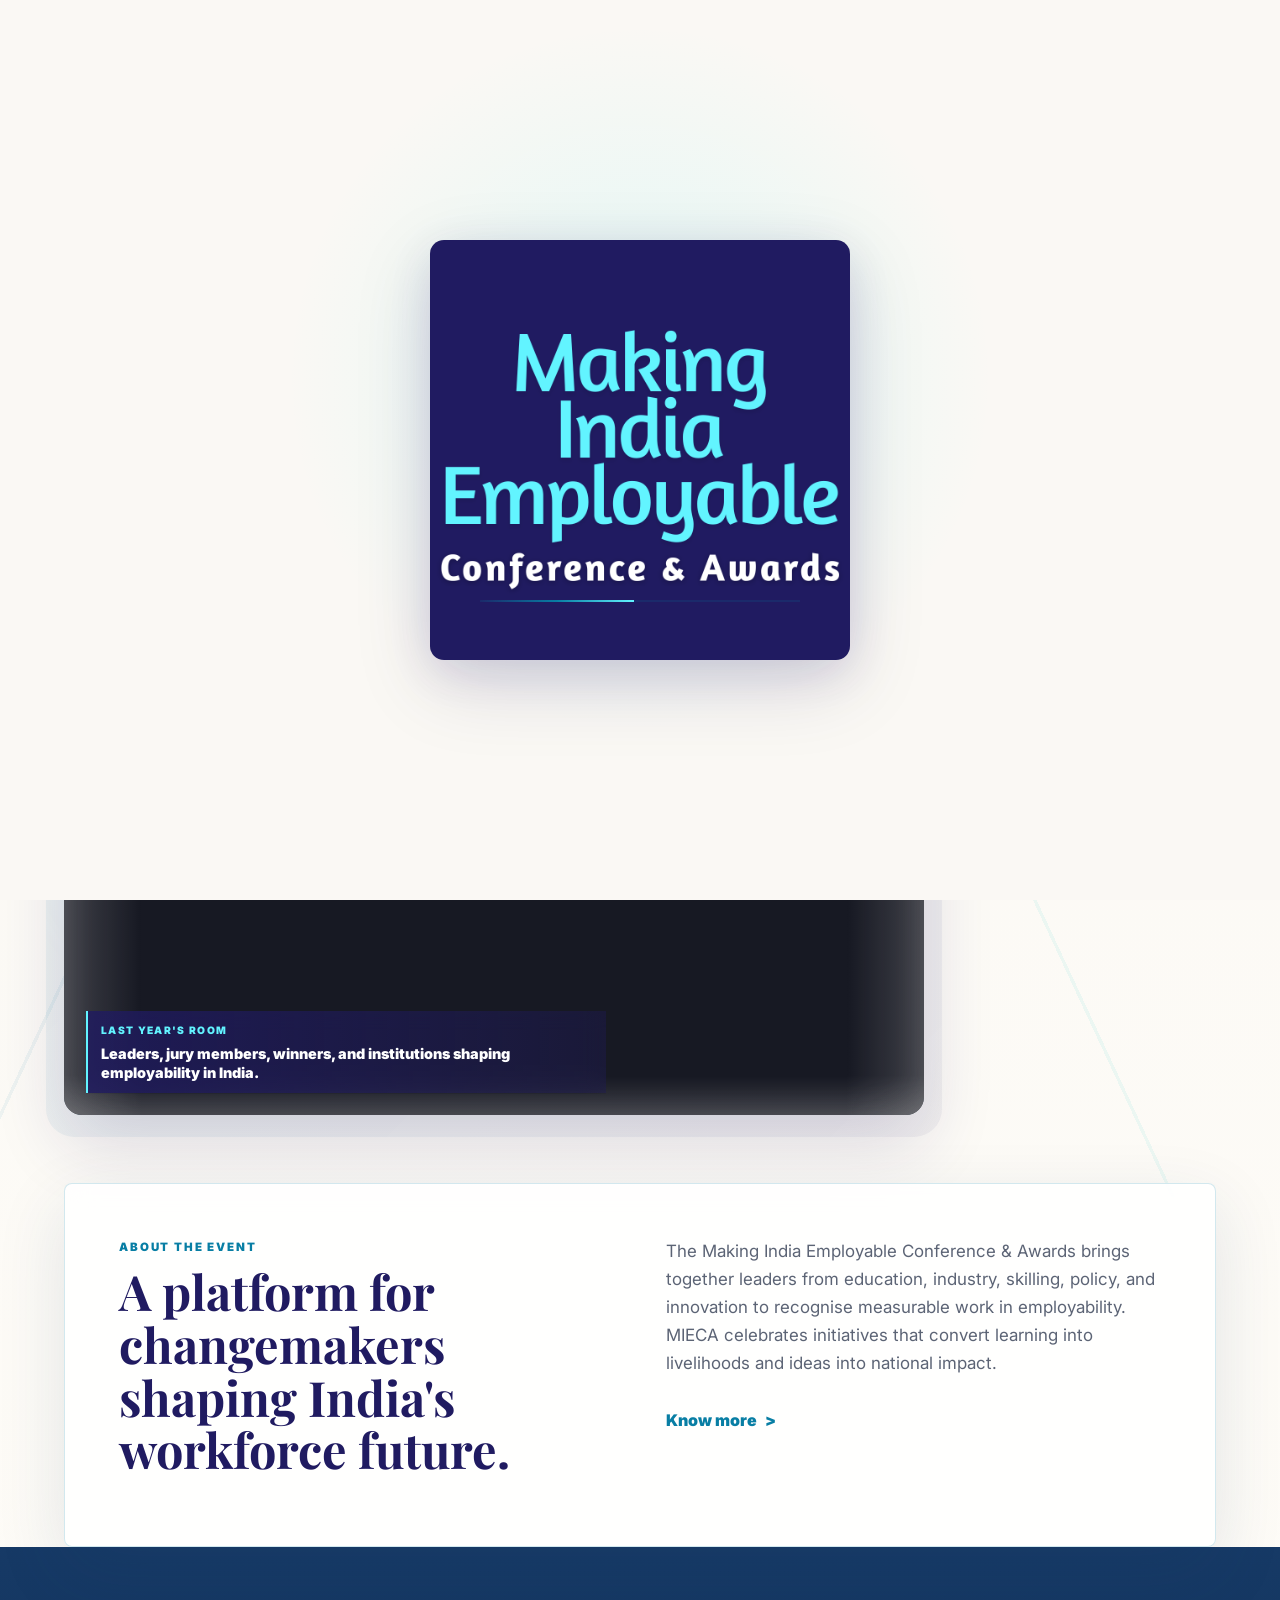
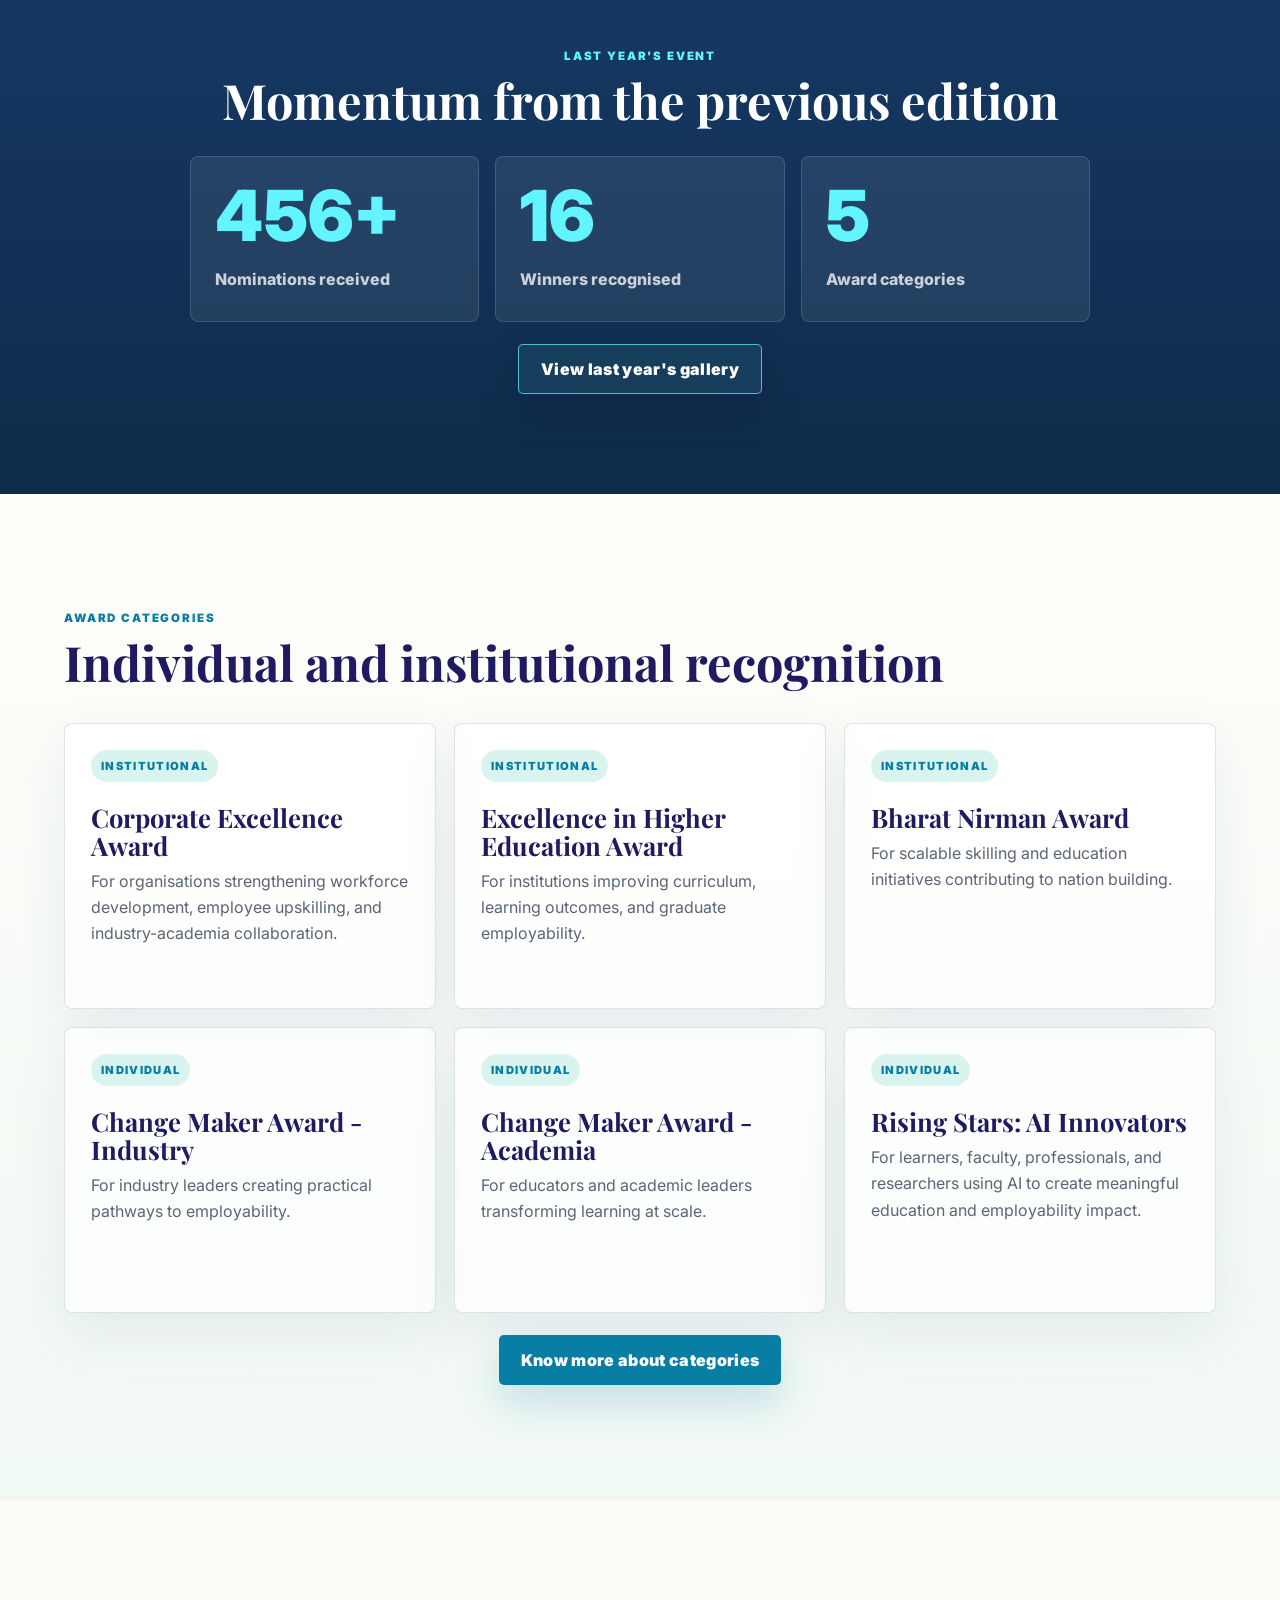
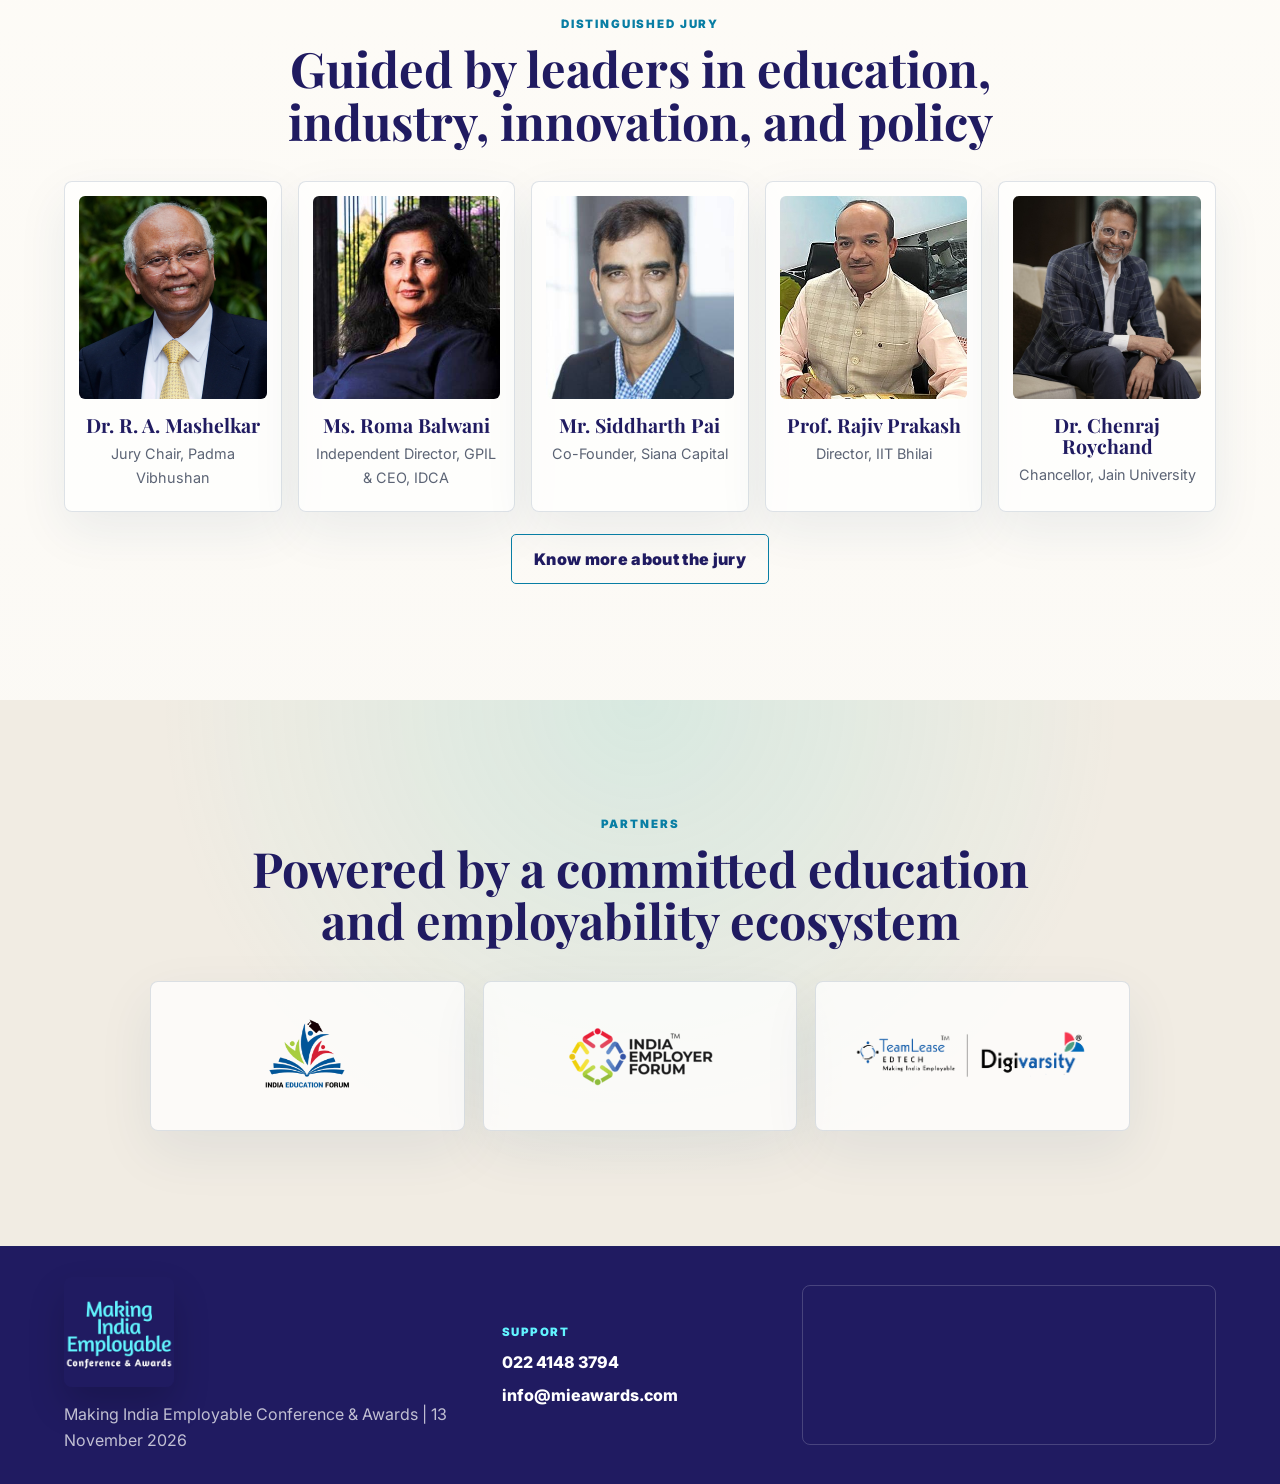
<file: mieca-2026/index.html>
<!doctype html>
<html lang="en">
  <head>
    <meta charset="utf-8">
    <meta name="viewport" content="width=device-width, initial-scale=1">
    <title>MIECA 2026 | Making India Employable Conference & Awards</title>
    <meta name="description" content="Making India Employable Conference & Awards 2026 at Novotel, Mumbai International Airport on 13 November 2026.">
    <link rel="preconnect" href="https://fonts.googleapis.com">
    <link rel="preconnect" href="https://fonts.gstatic.com" crossorigin>
    <link href="https://fonts.googleapis.com/css2?family=Inter:wght@400;500;600;700;800;900&family=Playfair+Display:wght@600;700;800&display=swap" rel="stylesheet">
    <link rel="stylesheet" href="styles.css">
    <script defer src="script.js"></script>
  </head>
  <body>
    <div class="page-loader" id="pageLoader" aria-label="Loading Making India Employable">
      <div class="loader-mark">
        <img src="assets/mieca-logo.png" alt="Making India Employable Conference & Awards">
      </div>
      <div class="loader-line"></div>
    </div>

    <header class="site-header" id="siteHeader">
      <a class="brand" href="index.html" aria-label="MIECA home">
        <img src="assets/mieca-logo.png" alt="MIECA">
      </a>
      <button class="menu-toggle" type="button" aria-label="Open menu" aria-expanded="false">
        <span></span><span></span><span></span>
      </button>
      <nav class="site-nav" aria-label="Primary navigation">
        <a href="index.html" aria-current="page">Home</a>
        <a href="about.html">About</a>
        <a href="gallery.html">Gallery</a>
        <a href="awards.html">Awards</a>
        <a href="jury.html">Jury</a>
        <a class="nav-cta" href="https://nomination.makingindiaemployable.in">Nominate Now</a>
      </nav>
    </header>

    <main>
      <section class="hero page-band" id="top">
        <div class="ambient-lines" aria-hidden="true"></div>
        <div class="hero-copy reveal">
          <span class="status-pill"><i></i>Nominations Open</span>
          <p class="eyebrow">MIECA 2026</p>
          <h1 class="hero-title"><span>Making India Employable</span><span>Conference & Awards</span></h1>
          <p class="hero-text">A national platform honouring the leaders, institutions, and ideas building India's education, skilling, and workforce readiness ecosystem.</p>
          <div class="event-cards" aria-label="Event details">
            <div><span>Date</span><strong>13 Nov 2026</strong></div>
            <div><span>Venue</span><strong>Novotel, Mumbai International Airport</strong></div>
          </div>
          <div class="countdown" data-countdown="2026-11-13T09:00:00+05:30" aria-label="Countdown to event">
            <div><strong data-days>000</strong><span>Days</span></div>
            <div><strong data-hours>00</strong><span>Hours</span></div>
            <div><strong data-minutes>00</strong><span>Minutes</span></div>
            <div><strong data-seconds>00</strong><span>Seconds</span></div>
          </div>
          <div class="hero-actions">
            <a class="button primary" href="https://nomination.makingindiaemployable.in">Nominate Now</a>
            <a class="button ghost" href="awards.html">View Categories</a>
          </div>
        </div>
        <div class="hero-media reveal delay-1">
          <div class="video-frame hero-video">
            <div class="video-shell" aria-label="Autoplaying MIECA event film">
              <iframe
                src="https://www.youtube.com/embed/BabXamYl0RA?autoplay=1&mute=1&loop=1&playlist=BabXamYl0RA&controls=0&modestbranding=1&playsinline=1&rel=0"
                title="MIECA event film"
                referrerpolicy="strict-origin-when-cross-origin"
                allow="autoplay; encrypted-media; picture-in-picture"
                allowfullscreen>
              </iframe>
              <div class="video-story">
                <span>Last year's room</span>
                <strong>Leaders, jury members, winners, and institutions shaping employability in India.</strong>
              </div>
            </div>
          </div>
        </div>
      </section>

      <section class="section split-section" id="about-preview">
        <div class="section-copy reveal">
          <p class="eyebrow">About the event</p>
          <h2>A platform for changemakers shaping India's workforce future.</h2>
        </div>
        <div class="section-body reveal delay-1">
          <p>The Making India Employable Conference & Awards brings together leaders from education, industry, skilling, policy, and innovation to recognise measurable work in employability. MIECA celebrates initiatives that convert learning into livelihoods and ideas into national impact.</p>
          <a class="text-link" href="about.html">Know more</a>
        </div>
      </section>

      <section class="section impact-section" id="highlights">
        <div class="section-heading centered reveal">
          <p class="eyebrow">Last year's event</p>
          <h2>Momentum from the previous edition</h2>
        </div>
        <div class="stat-grid">
          <article class="stat-card reveal">
            <span class="stat-number" data-count="500" data-suffix="+">0</span>
            <p>Nominations received</p>
          </article>
          <article class="stat-card reveal delay-1">
            <span class="stat-number" data-count="18">0</span>
            <p>Winners recognised</p>
          </article>
          <article class="stat-card reveal delay-2">
            <span class="stat-number" data-count="6">0</span>
            <p>Award categories</p>
          </article>
        </div>
        <div class="center-action reveal">
          <a class="button ghost dark" href="gallery.html">View last year's gallery</a>
        </div>
      </section>

      <section class="section awards-preview" id="awards">
        <div class="section-heading reveal">
          <p class="eyebrow">Award categories</p>
          <h2>Individual and institutional recognition</h2>
        </div>
        <div class="category-grid">
          <article class="category-card reveal">
            <span>Institutional</span>
            <h3>Corporate Excellence Award</h3>
            <p>For organisations strengthening workforce development, employee upskilling, and industry-academia collaboration.</p>
          </article>
          <article class="category-card reveal">
            <span>Institutional</span>
            <h3>Excellence in Higher Education Award</h3>
            <p>For institutions improving curriculum, learning outcomes, and graduate employability.</p>
          </article>
          <article class="category-card reveal">
            <span>Institutional</span>
            <h3>Bharat Nirman Award</h3>
            <p>For scalable skilling and education initiatives contributing to nation building.</p>
          </article>
          <article class="category-card reveal">
            <span>Individual</span>
            <h3>Change Maker Award - Industry</h3>
            <p>For industry leaders creating practical pathways to employability.</p>
          </article>
          <article class="category-card reveal">
            <span>Individual</span>
            <h3>Change Maker Award - Academia</h3>
            <p>For educators and academic leaders transforming learning at scale.</p>
          </article>
          <article class="category-card reveal">
            <span>Individual</span>
            <h3>Rising Stars: AI Innovators</h3>
            <p>For learners, faculty, professionals, and researchers using AI to create meaningful education and employability impact.</p>
          </article>
        </div>
        <div class="center-action reveal">
          <a class="button primary" href="awards.html">Know more about categories</a>
        </div>
      </section>

      <section class="section jury-preview" id="jury">
        <div class="section-heading centered reveal">
          <p class="eyebrow">Distinguished jury</p>
          <h2>Guided by leaders in education, industry, innovation, and policy</h2>
        </div>
        <div class="jury-strip">
          <article class="jury-card reveal">
            <img src="assets/dr-mashelkar.png" alt="Dr. R. A. Mashelkar">
            <h3>Dr. R. A. Mashelkar</h3>
            <p>Jury Chair, Padma Vibhushan</p>
          </article>
          <article class="jury-card reveal delay-1">
            <img src="assets/roma-balwani.jpg" alt="Ms. Roma Balwani">
            <h3>Ms. Roma Balwani</h3>
            <p>Independent Director, GPIL & CEO, IDCA</p>
          </article>
          <article class="jury-card reveal delay-2">
            <img src="assets/siddharth-pai.jpg" alt="Mr. Siddharth Pai">
            <h3>Mr. Siddharth Pai</h3>
            <p>Co-Founder, Siana Capital</p>
          </article>
          <article class="jury-card reveal">
            <img src="assets/rajiv-prakash.jpg" alt="Prof. Rajiv Prakash">
            <h3>Prof. Rajiv Prakash</h3>
            <p>Director, IIT Bhilai</p>
          </article>
          <article class="jury-card reveal delay-1">
            <img src="assets/chenraj-roychand.jpg" alt="Dr. Chenraj Roychand">
            <h3>Dr. Chenraj Roychand</h3>
            <p>Chancellor, Jain University</p>
          </article>
        </div>
        <div class="center-action reveal">
          <a class="button ghost dark" href="jury.html">Know more about the jury</a>
        </div>
      </section>

      <section class="section partners-section" id="partners">
        <div class="section-heading centered reveal">
          <p class="eyebrow">Partners</p>
          <h2>Powered by a committed education and employability ecosystem</h2>
        </div>
        <div class="partner-grid reveal">
          <div class="partner-logo"><img src="assets/india-education-forum.png" alt="India Education Forum"></div>
          <div class="partner-logo"><img src="assets/india-employer-forum.png" alt="India Employer Forum"></div>
          <div class="partner-logo"><img src="assets/teamlease-digivarsity.png" alt="TeamLease EdTech Digivarsity"></div>
        </div>
      </section>
    </main>

    <footer class="site-footer">
      <div class="footer-brand">
        <img src="assets/mieca-logo.png" alt="MIECA">
        <p>Making India Employable Conference & Awards | 13 November 2026</p>
      </div>
      <div class="footer-contact">
        <span>Support</span>
        <a href="tel:02241483794">022 4148 3794</a>
        <a href="mailto:info@mieawards.com">info@mieawards.com</a>
      </div>
      <div class="footer-map" aria-label="Event location map">
        <iframe title="Novotel Mumbai International Airport map" src="https://maps.google.com/maps?q=Novotel%20Mumbai%20International%20Airport&t=&z=14&ie=UTF8&iwloc=&output=embed" loading="lazy"></iframe>
      </div>
    </footer>
  </body>
</html>
</file>
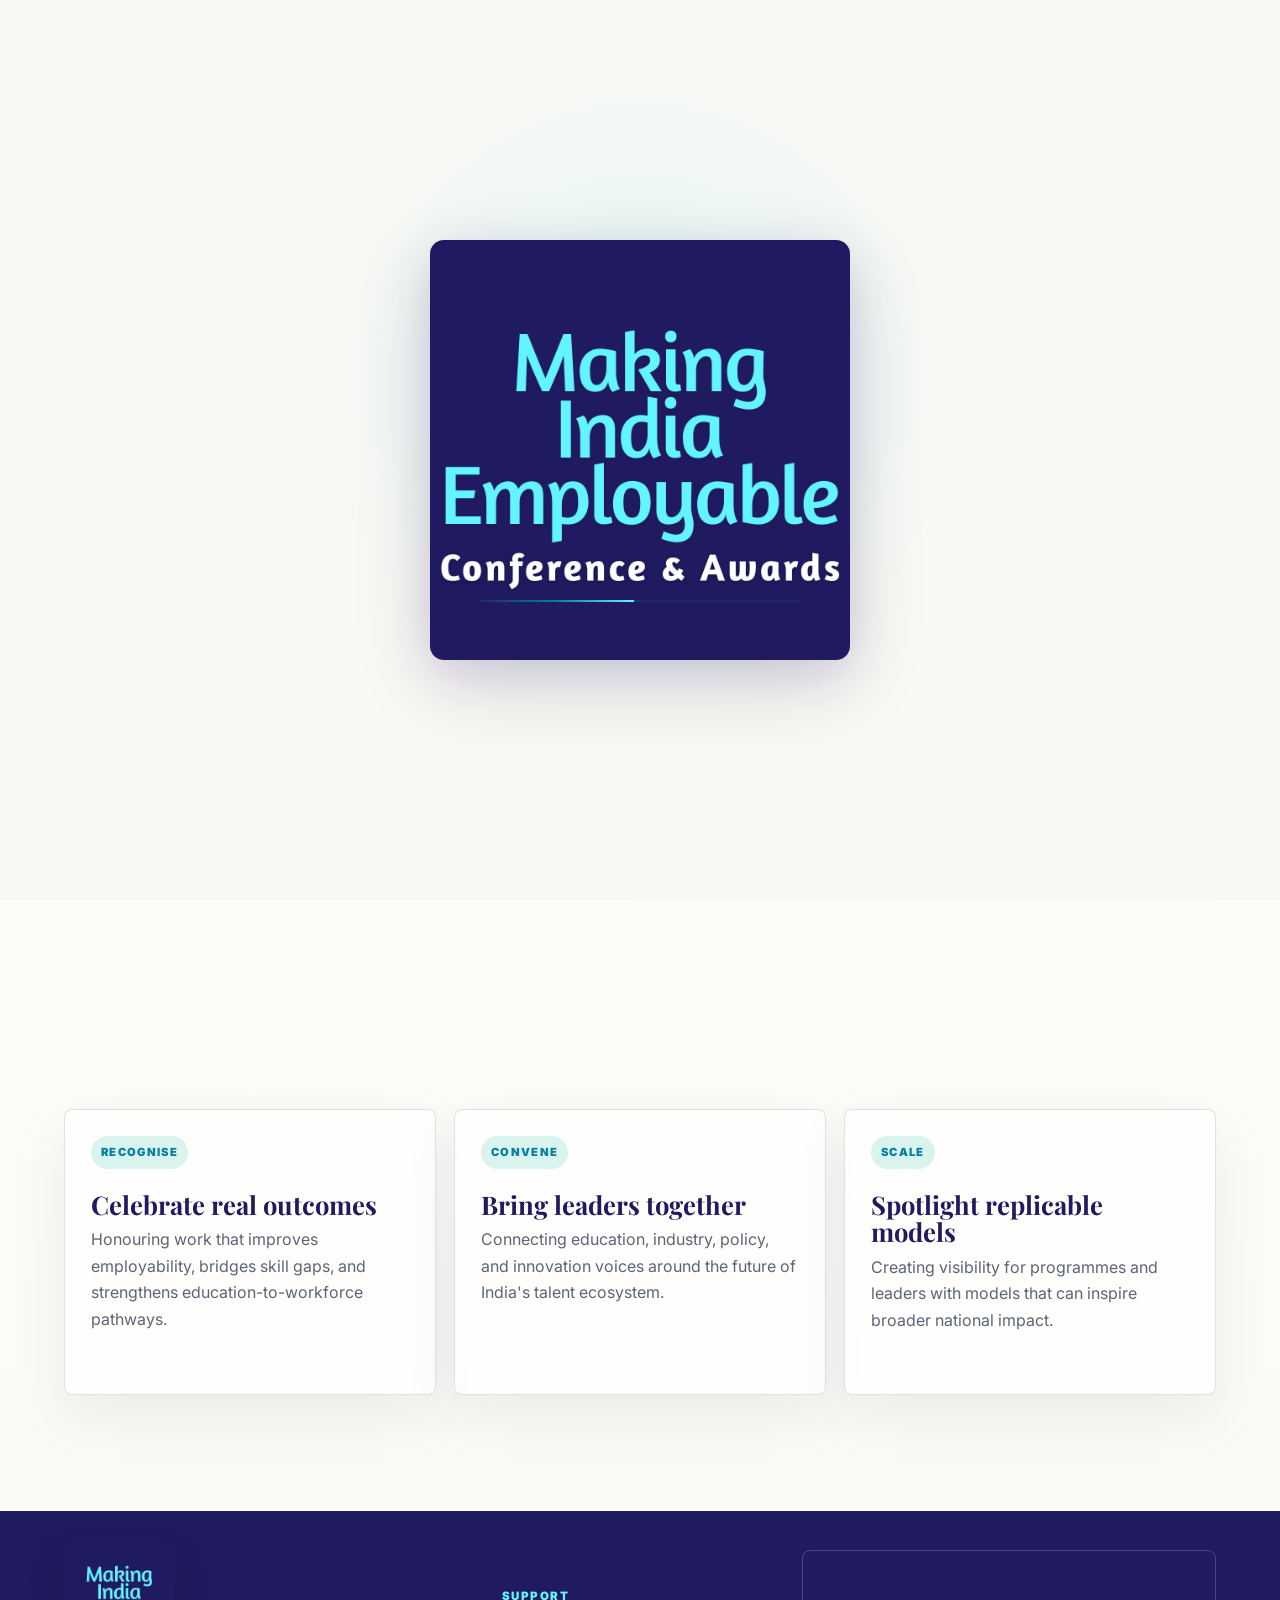
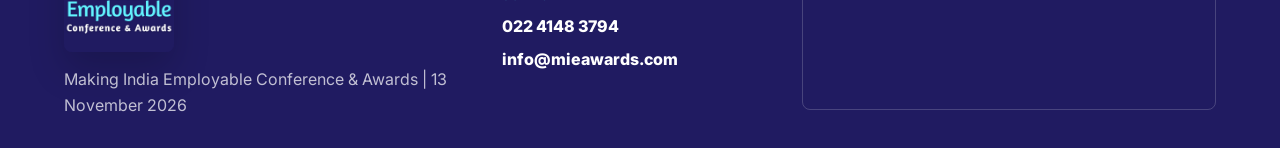
<file: mieca-2026/about.html>
<!doctype html>
<html lang="en">
  <head>
    <meta charset="utf-8">
    <meta name="viewport" content="width=device-width, initial-scale=1">
    <title>About MIECA | Making India Employable</title>
    <meta name="description" content="About the Making India Employable Conference & Awards.">
    <link rel="preconnect" href="https://fonts.googleapis.com">
    <link rel="preconnect" href="https://fonts.gstatic.com" crossorigin>
    <link href="https://fonts.googleapis.com/css2?family=Inter:wght@400;500;600;700;800;900&family=Playfair+Display:wght@600;700;800&display=swap" rel="stylesheet">
    <link rel="stylesheet" href="styles.css">
    <script defer src="script.js"></script>
  </head>
  <body>
    <div class="page-loader" id="pageLoader" aria-label="Loading Making India Employable">
      <div class="loader-mark"><img src="assets/mieca-logo.png" alt="Making India Employable Conference & Awards"></div>
      <div class="loader-line"></div>
    </div>

    <header class="site-header" id="siteHeader">
      <a class="brand" href="index.html"><img src="assets/mieca-logo.png" alt="MIECA"></a>
      <button class="menu-toggle" type="button" aria-label="Open menu" aria-expanded="false"><span></span><span></span><span></span></button>
      <nav class="site-nav" aria-label="Primary navigation">
        <a href="index.html">Home</a>
        <a href="about.html" aria-current="page">About</a>
        <a href="gallery.html">Gallery</a>
        <a href="awards.html">Awards</a>
        <a href="jury.html">Jury</a>
        <a class="nav-cta" href="awards.html#nominate">Nominate Now</a>
      </nav>
    </header>

    <main>
      <section class="subpage-hero page-band">
        <span class="status-pill"><i></i>Nominations Open</span>
        <p class="eyebrow">About MIECA</p>
        <h1>Recognising impact where education meets employability.</h1>
        <p>MIECA brings together institutions, educators, employers, policymakers, and innovators who are improving the transition from learning to livelihoods.</p>
      </section>

      <section class="section content-grid">
        <div class="reveal">
          <p class="eyebrow">Purpose</p>
          <h2>A conference and awards platform for measurable workforce outcomes.</h2>
        </div>
        <div class="panel reveal delay-1">
          <p>The Making India Employable Conference & Awards celebrates individuals and institutions creating visible progress in skilling, higher education, workforce development, and industry-academia collaboration.</p>
          <p>The platform recognises work that is practical, scalable, and aligned to India's evolving employment landscape. It is designed to surface models that others can learn from, support, and replicate.</p>
        </div>
      </section>

      <section class="section">
        <div class="category-grid">
          <article class="category-card reveal">
            <span>Recognise</span>
            <h3>Celebrate real outcomes</h3>
            <p>Honouring work that improves employability, bridges skill gaps, and strengthens education-to-workforce pathways.</p>
          </article>
          <article class="category-card reveal delay-1">
            <span>Convene</span>
            <h3>Bring leaders together</h3>
            <p>Connecting education, industry, policy, and innovation voices around the future of India's talent ecosystem.</p>
          </article>
          <article class="category-card reveal delay-2">
            <span>Scale</span>
            <h3>Spotlight replicable models</h3>
            <p>Creating visibility for programmes and leaders with models that can inspire broader national impact.</p>
          </article>
        </div>
      </section>
    </main>

    <footer class="site-footer">
      <div class="footer-brand">
        <img src="assets/mieca-logo.png" alt="MIECA">
        <p>Making India Employable Conference & Awards | 13 November 2026</p>
      </div>
      <div class="footer-contact">
        <span>Support</span>
        <a href="tel:02241483794">022 4148 3794</a>
        <a href="mailto:info@mieawards.com">info@mieawards.com</a>
      </div>
      <div class="footer-map" aria-label="Event location map">
        <iframe title="Novotel Mumbai International Airport map" src="https://maps.google.com/maps?q=Novotel%20Mumbai%20International%20Airport&t=&z=14&ie=UTF8&iwloc=&output=embed" loading="lazy"></iframe>
      </div>
    </footer>
  </body>
</html>
</file>
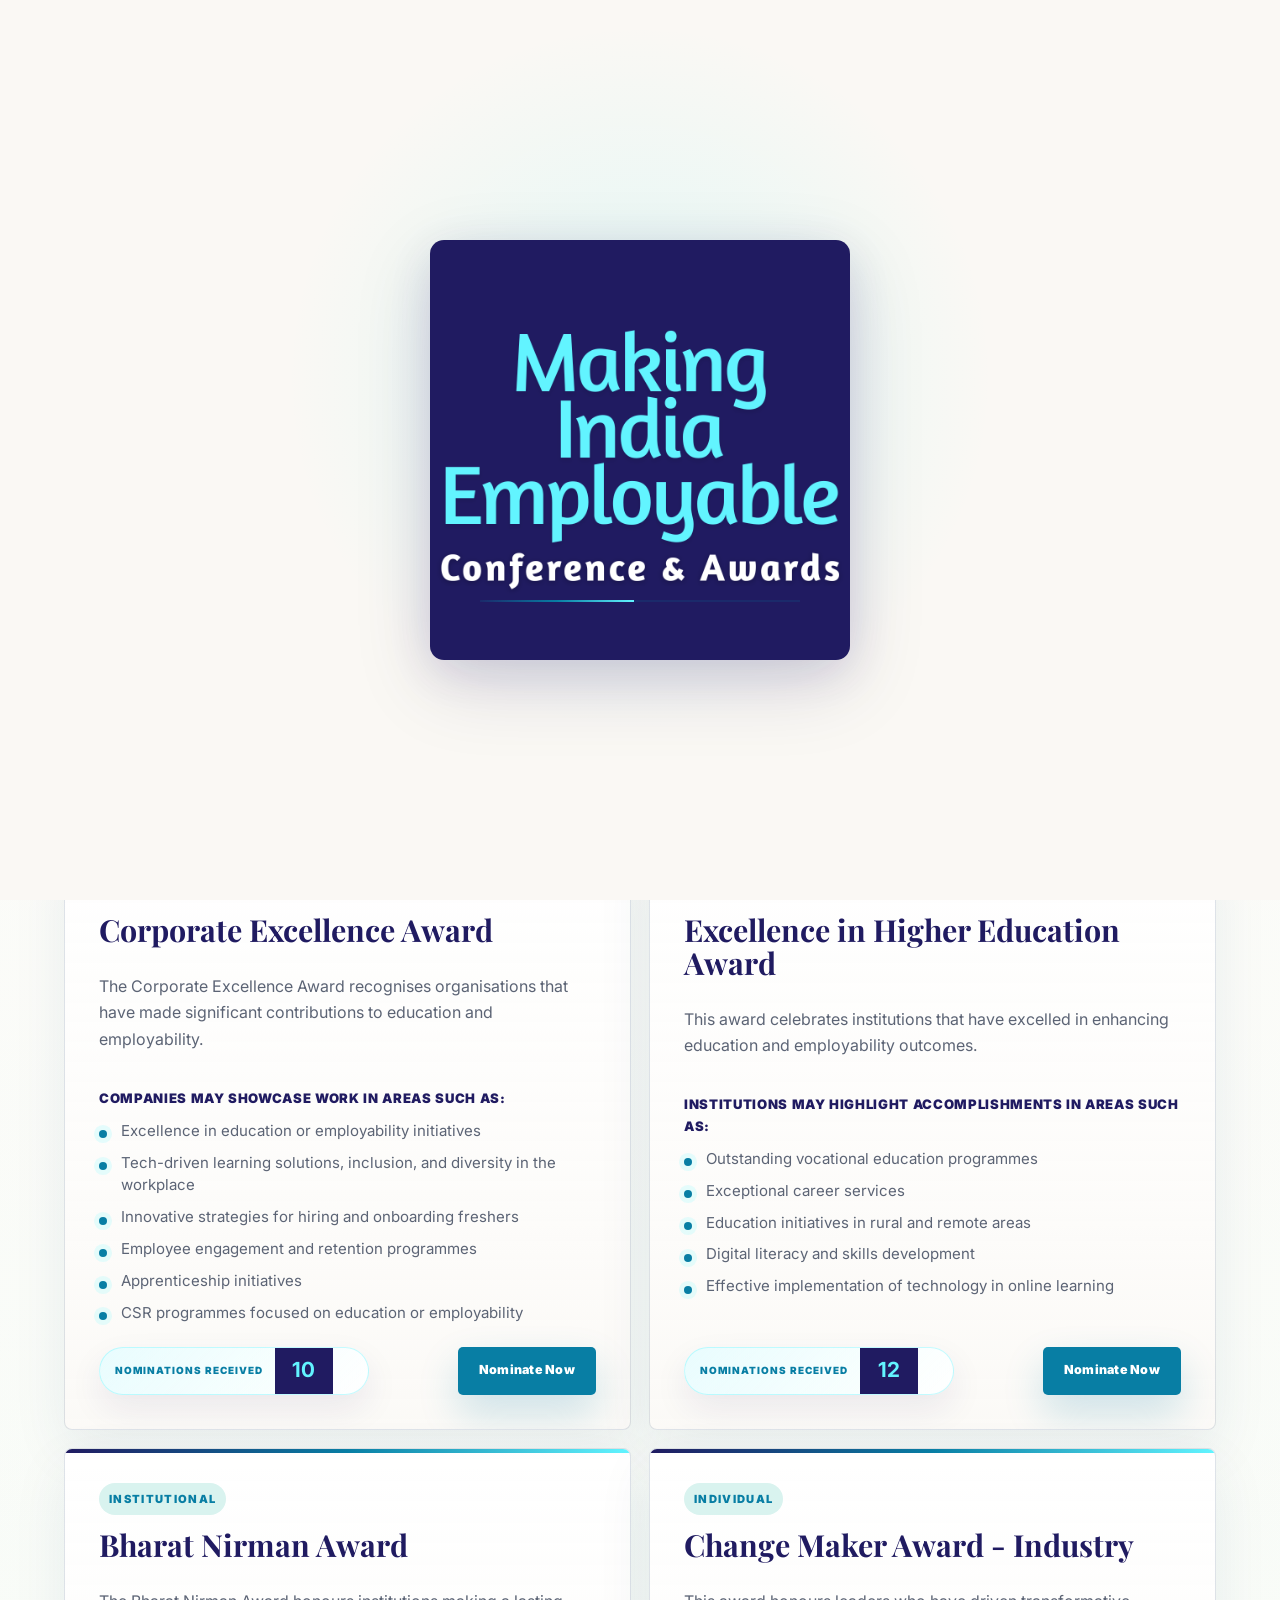
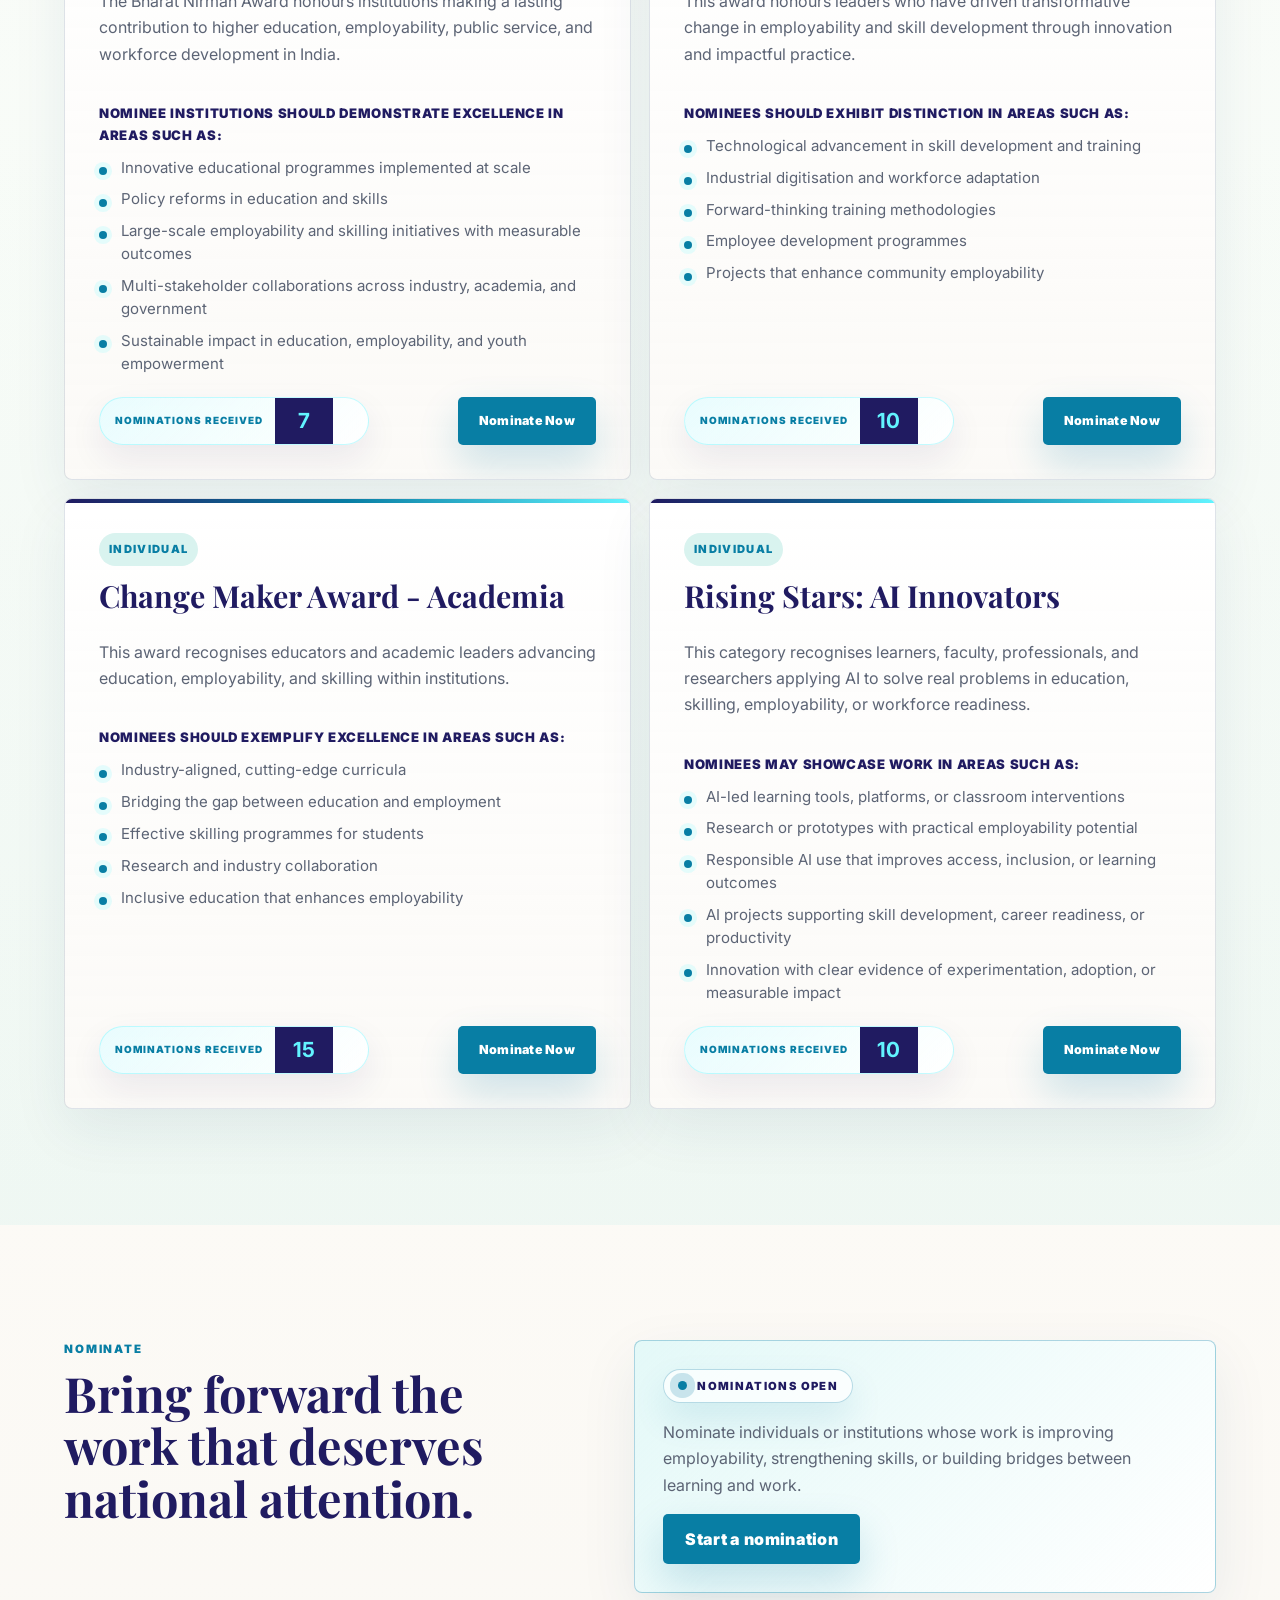
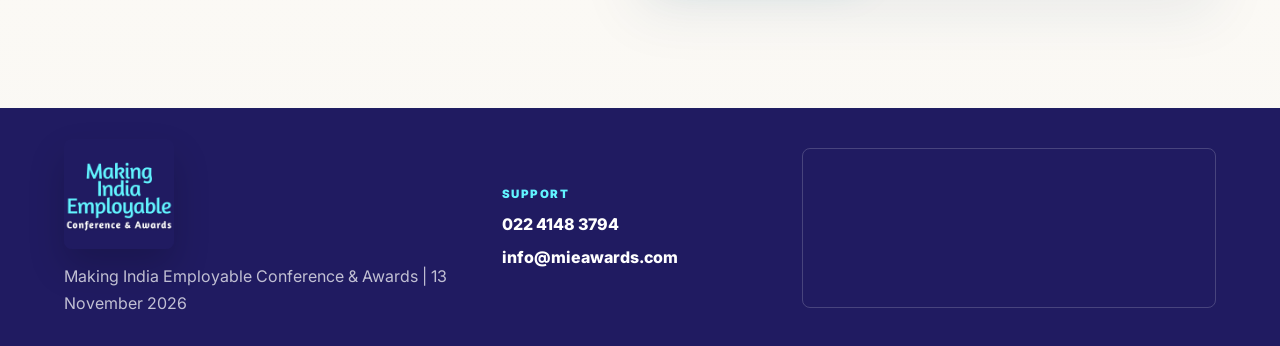
<file: mieca-2026/awards.html>
<!doctype html>
<html lang="en">
  <head>
    <meta charset="utf-8">
    <meta name="viewport" content="width=device-width, initial-scale=1">
    <title>Award Categories | MIECA 2026</title>
    <meta name="description" content="MIECA 2026 award categories for individual and institutional recognition.">
    <link rel="preconnect" href="https://fonts.googleapis.com">
    <link rel="preconnect" href="https://fonts.gstatic.com" crossorigin>
    <link href="https://fonts.googleapis.com/css2?family=Inter:wght@400;500;600;700;800;900&family=Playfair+Display:wght@600;700;800&display=swap" rel="stylesheet">
    <link rel="stylesheet" href="styles.css">
    <script defer src="script.js"></script>
  </head>
  <body>
    <div class="page-loader" id="pageLoader" aria-label="Loading Making India Employable">
      <div class="loader-mark"><img src="assets/mieca-logo.png" alt="Making India Employable Conference & Awards"></div>
      <div class="loader-line"></div>
    </div>

    <header class="site-header" id="siteHeader">
      <a class="brand" href="index.html"><img src="assets/mieca-logo.png" alt="MIECA"></a>
      <button class="menu-toggle" type="button" aria-label="Open menu" aria-expanded="false"><span></span><span></span><span></span></button>
      <nav class="site-nav" aria-label="Primary navigation">
        <a href="index.html">Home</a>
        <a href="about.html">About</a>
        <a href="gallery.html">Gallery</a>
        <a href="awards.html" aria-current="page">Awards</a>
        <a href="jury.html">Jury</a>
        <a class="nav-cta" href="#nominate">Nominate Now</a>
      </nav>
    </header>

    <main>
      <section class="subpage-hero page-band">
        <span class="status-pill"><i></i>Nominations Open</span>
        <p class="eyebrow">Award categories</p>
        <h1>Recognition for individuals and institutions building employability at scale.</h1>
        <p>Each category is designed to spotlight practical work across education, skilling, workforce development, and nation-building initiatives.</p>
      </section>

      <section class="section awards-preview">
        <div class="section-heading centered reveal">
          <p class="eyebrow">Award categories</p>
          <h2>Choose the category that best matches the impact.</h2>
          <p>Each card includes the category focus, eligibility areas, nominations received, and the nomination action.</p>
        </div>
        <div class="category-grid award-detail-grid">
          <article class="category-card award-detail-card reveal nomination-card" data-category-id="corporate" data-start-count="10">
            <div class="award-card-head">
              <span>Institutional</span>
              <h3>Corporate Excellence Award</h3>
            </div>
            <p>The Corporate Excellence Award recognises organisations that have made significant contributions to education and employability.</p>
            <h4>Companies may showcase work in areas such as:</h4>
            <ul class="criteria-list">
              <li>Excellence in education or employability initiatives</li>
              <li>Tech-driven learning solutions, inclusion, and diversity in the workplace</li>
              <li>Innovative strategies for hiring and onboarding freshers</li>
              <li>Employee engagement and retention programmes</li>
              <li>Apprenticeship initiatives</li>
              <li>CSR programmes focused on education or employability</li>
            </ul>
            <div class="nomination-row">
              <div class="nomination-count"><span>Nominations received</span><strong><b data-nomination-count>10</b></strong></div>
              <a class="button primary nomination-button" href="https://nomination.makingindiaemployable.in/category/corporate-excellence" target="_blank" rel="noopener">Nominate Now</a>
            </div>
          </article>
          <article class="category-card award-detail-card reveal delay-1 nomination-card" data-category-id="higher-education" data-start-count="12">
            <div class="award-card-head">
              <span>Institutional</span>
              <h3>Excellence in Higher Education Award</h3>
            </div>
            <p>This award celebrates institutions that have excelled in enhancing education and employability outcomes.</p>
            <h4>Institutions may highlight accomplishments in areas such as:</h4>
            <ul class="criteria-list">
              <li>Outstanding vocational education programmes</li>
              <li>Exceptional career services</li>
              <li>Education initiatives in rural and remote areas</li>
              <li>Digital literacy and skills development</li>
              <li>Effective implementation of technology in online learning</li>
            </ul>
            <div class="nomination-row">
              <div class="nomination-count"><span>Nominations received</span><strong><b data-nomination-count>12</b></strong></div>
              <a class="button primary nomination-button" href="https://nomination.makingindiaemployable.in/category/higher-education" target="_blank" rel="noopener">Nominate Now</a>
            </div>
          </article>
          <article class="category-card award-detail-card reveal delay-2 nomination-card" data-category-id="bharat-nirman" data-start-count="7">
            <div class="award-card-head">
              <span>Institutional</span>
              <h3>Bharat Nirman Award</h3>
            </div>
            <p>The Bharat Nirman Award honours institutions making a lasting contribution to higher education, employability, public service, and workforce development in India.</p>
            <h4>Nominee institutions should demonstrate excellence in areas such as:</h4>
            <ul class="criteria-list">
              <li>Innovative educational programmes implemented at scale</li>
              <li>Policy reforms in education and skills</li>
              <li>Large-scale employability and skilling initiatives with measurable outcomes</li>
              <li>Multi-stakeholder collaborations across industry, academia, and government</li>
              <li>Sustainable impact in education, employability, and youth empowerment</li>
            </ul>
            <div class="nomination-row">
              <div class="nomination-count"><span>Nominations received</span><strong><b data-nomination-count>7</b></strong></div>
              <a class="button primary nomination-button" href="https://nomination.makingindiaemployable.in/category/bharat-nirman" target="_blank" rel="noopener">Nominate Now</a>
            </div>
          </article>
          <article class="category-card award-detail-card reveal nomination-card" data-category-id="change-maker-industry" data-start-count="10">
            <div class="award-card-head">
              <span>Individual</span>
              <h3>Change Maker Award - Industry</h3>
            </div>
            <p>This award honours leaders who have driven transformative change in employability and skill development through innovation and impactful practice.</p>
            <h4>Nominees should exhibit distinction in areas such as:</h4>
            <ul class="criteria-list">
              <li>Technological advancement in skill development and training</li>
              <li>Industrial digitisation and workforce adaptation</li>
              <li>Forward-thinking training methodologies</li>
              <li>Employee development programmes</li>
              <li>Projects that enhance community employability</li>
            </ul>
            <div class="nomination-row">
              <div class="nomination-count"><span>Nominations received</span><strong><b data-nomination-count>10</b></strong></div>
              <a class="button primary nomination-button" href="https://nomination.makingindiaemployable.in/category/change-maker-industry" target="_blank" rel="noopener">Nominate Now</a>
            </div>
          </article>
          <article class="category-card award-detail-card reveal delay-1 nomination-card" data-category-id="change-maker-academia" data-start-count="15">
            <div class="award-card-head">
              <span>Individual</span>
              <h3>Change Maker Award - Academia</h3>
            </div>
            <p>This award recognises educators and academic leaders advancing education, employability, and skilling within institutions.</p>
            <h4>Nominees should exemplify excellence in areas such as:</h4>
            <ul class="criteria-list">
              <li>Industry-aligned, cutting-edge curricula</li>
              <li>Bridging the gap between education and employment</li>
              <li>Effective skilling programmes for students</li>
              <li>Research and industry collaboration</li>
              <li>Inclusive education that enhances employability</li>
            </ul>
            <div class="nomination-row">
              <div class="nomination-count"><span>Nominations received</span><strong><b data-nomination-count>15</b></strong></div>
              <a class="button primary nomination-button" href="https://nomination.makingindiaemployable.in/category/change-maker-academia" target="_blank" rel="noopener">Nominate Now</a>
            </div>
          </article>
          <article class="category-card award-detail-card reveal delay-2 nomination-card" data-category-id="rising-stars-ai-innovators" data-start-count="10">
            <div class="award-card-head">
              <span>Individual</span>
              <h3>Rising Stars: AI Innovators</h3>
            </div>
            <p>This category recognises learners, faculty, professionals, and researchers applying AI to solve real problems in education, skilling, employability, or workforce readiness.</p>
            <h4>Nominees may showcase work in areas such as:</h4>
            <ul class="criteria-list">
              <li>AI-led learning tools, platforms, or classroom interventions</li>
              <li>Research or prototypes with practical employability potential</li>
              <li>Responsible AI use that improves access, inclusion, or learning outcomes</li>
              <li>AI projects supporting skill development, career readiness, or productivity</li>
              <li>Innovation with clear evidence of experimentation, adoption, or measurable impact</li>
            </ul>
            <div class="nomination-row">
              <div class="nomination-count"><span>Nominations received</span><strong><b data-nomination-count>10</b></strong></div>
              <a class="button primary nomination-button" href="https://nomination.makingindiaemployable.in/category/rising-stars" target="_blank" rel="noopener">Nominate Now</a>
            </div>
          </article>
        </div>
      </section>

      <section class="section content-grid" id="nominate">
        <div class="reveal">
          <p class="eyebrow">Nominate</p>
          <h2>Bring forward the work that deserves national attention.</h2>
        </div>
        <div class="panel nomination-panel reveal delay-1">
          <span class="status-pill"><i></i>Nominations Open</span>
          <p>Nominate individuals or institutions whose work is improving employability, strengthening skills, or building bridges between learning and work.</p>
          <a class="button primary" href="https://nomination.makingindiaemployable.in/" target="_blank" rel="noopener">Start a nomination</a>
        </div>
      </section>
    </main>

    <footer class="site-footer">
      <div class="footer-brand">
        <img src="assets/mieca-logo.png" alt="MIECA">
        <p>Making India Employable Conference & Awards | 13 November 2026</p>
      </div>
      <div class="footer-contact">
        <span>Support</span>
        <a href="tel:02241483794">022 4148 3794</a>
        <a href="mailto:info@mieawards.com">info@mieawards.com</a>
      </div>
      <div class="footer-map" aria-label="Event location map">
        <iframe title="Novotel Mumbai International Airport map" src="https://maps.google.com/maps?q=Novotel%20Mumbai%20International%20Airport&t=&z=14&ie=UTF8&iwloc=&output=embed" loading="lazy"></iframe>
      </div>
    </footer>
  </body>
</html>
</file>
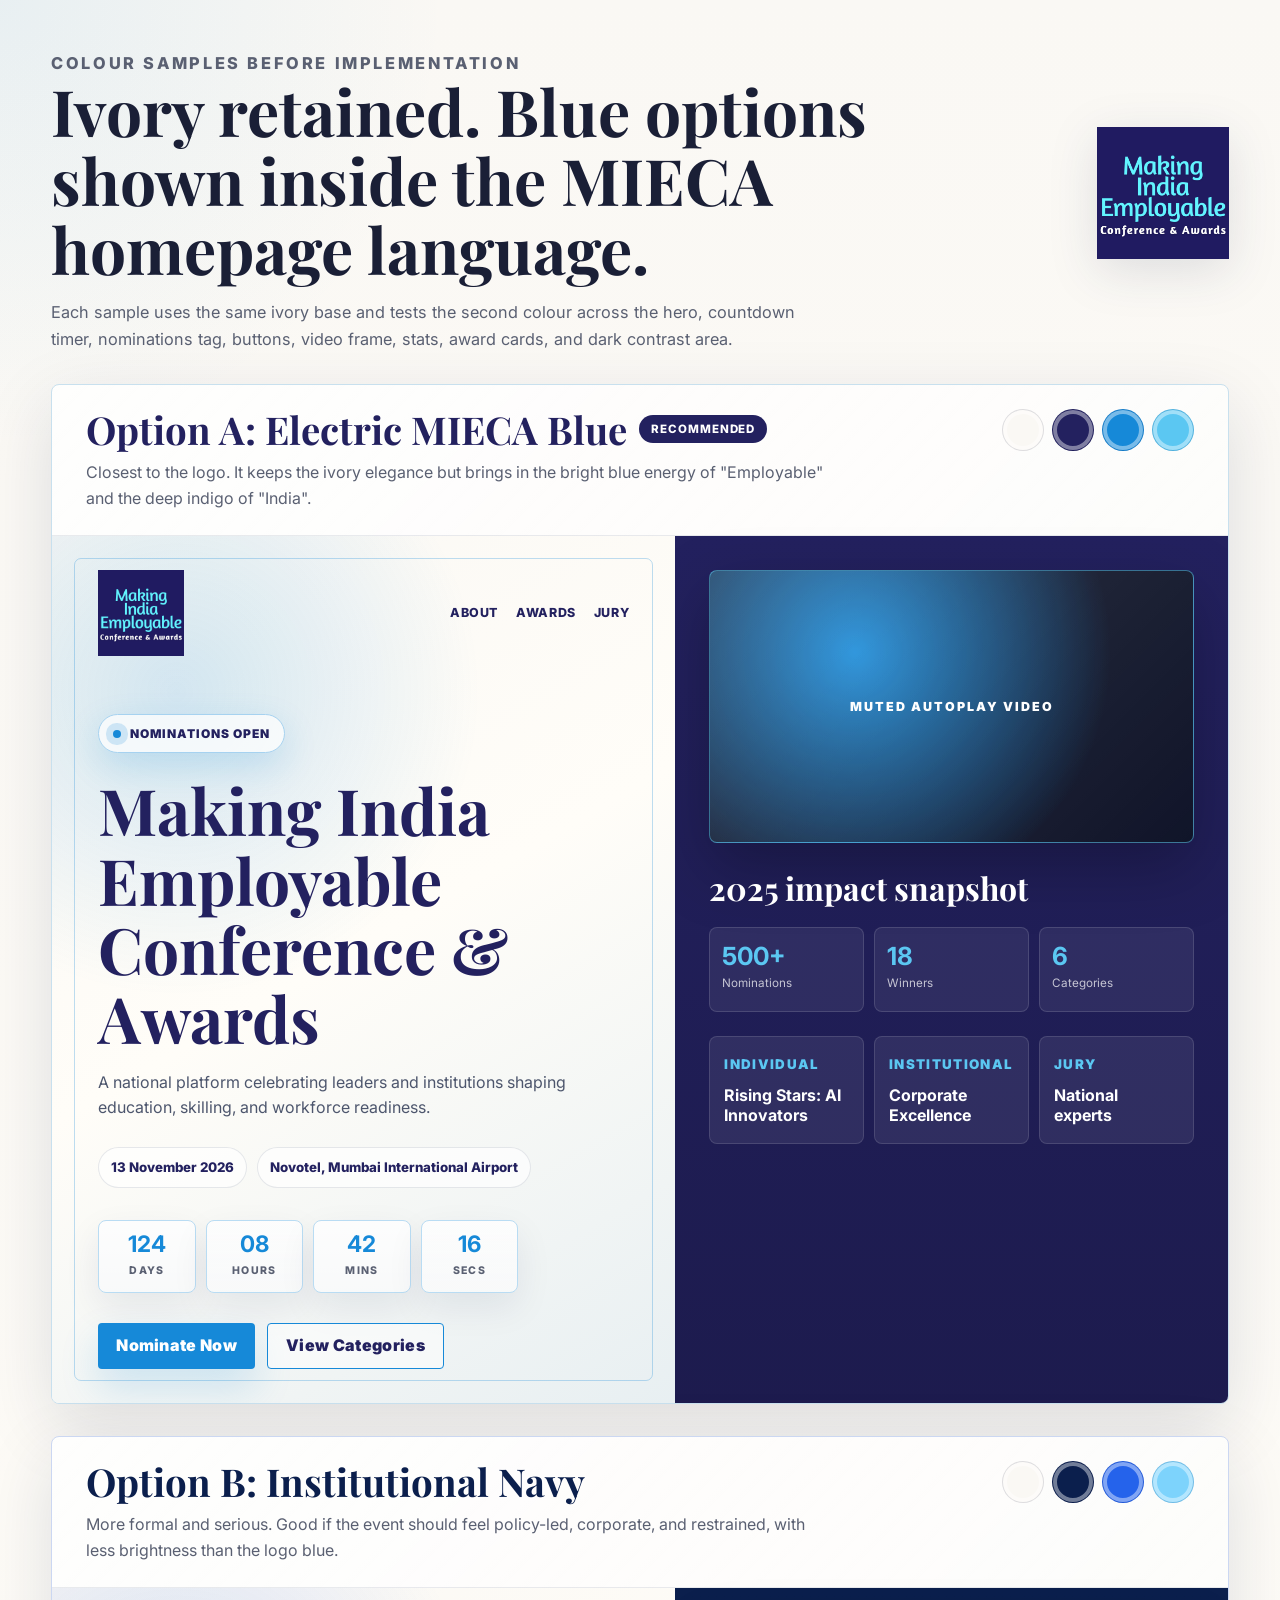
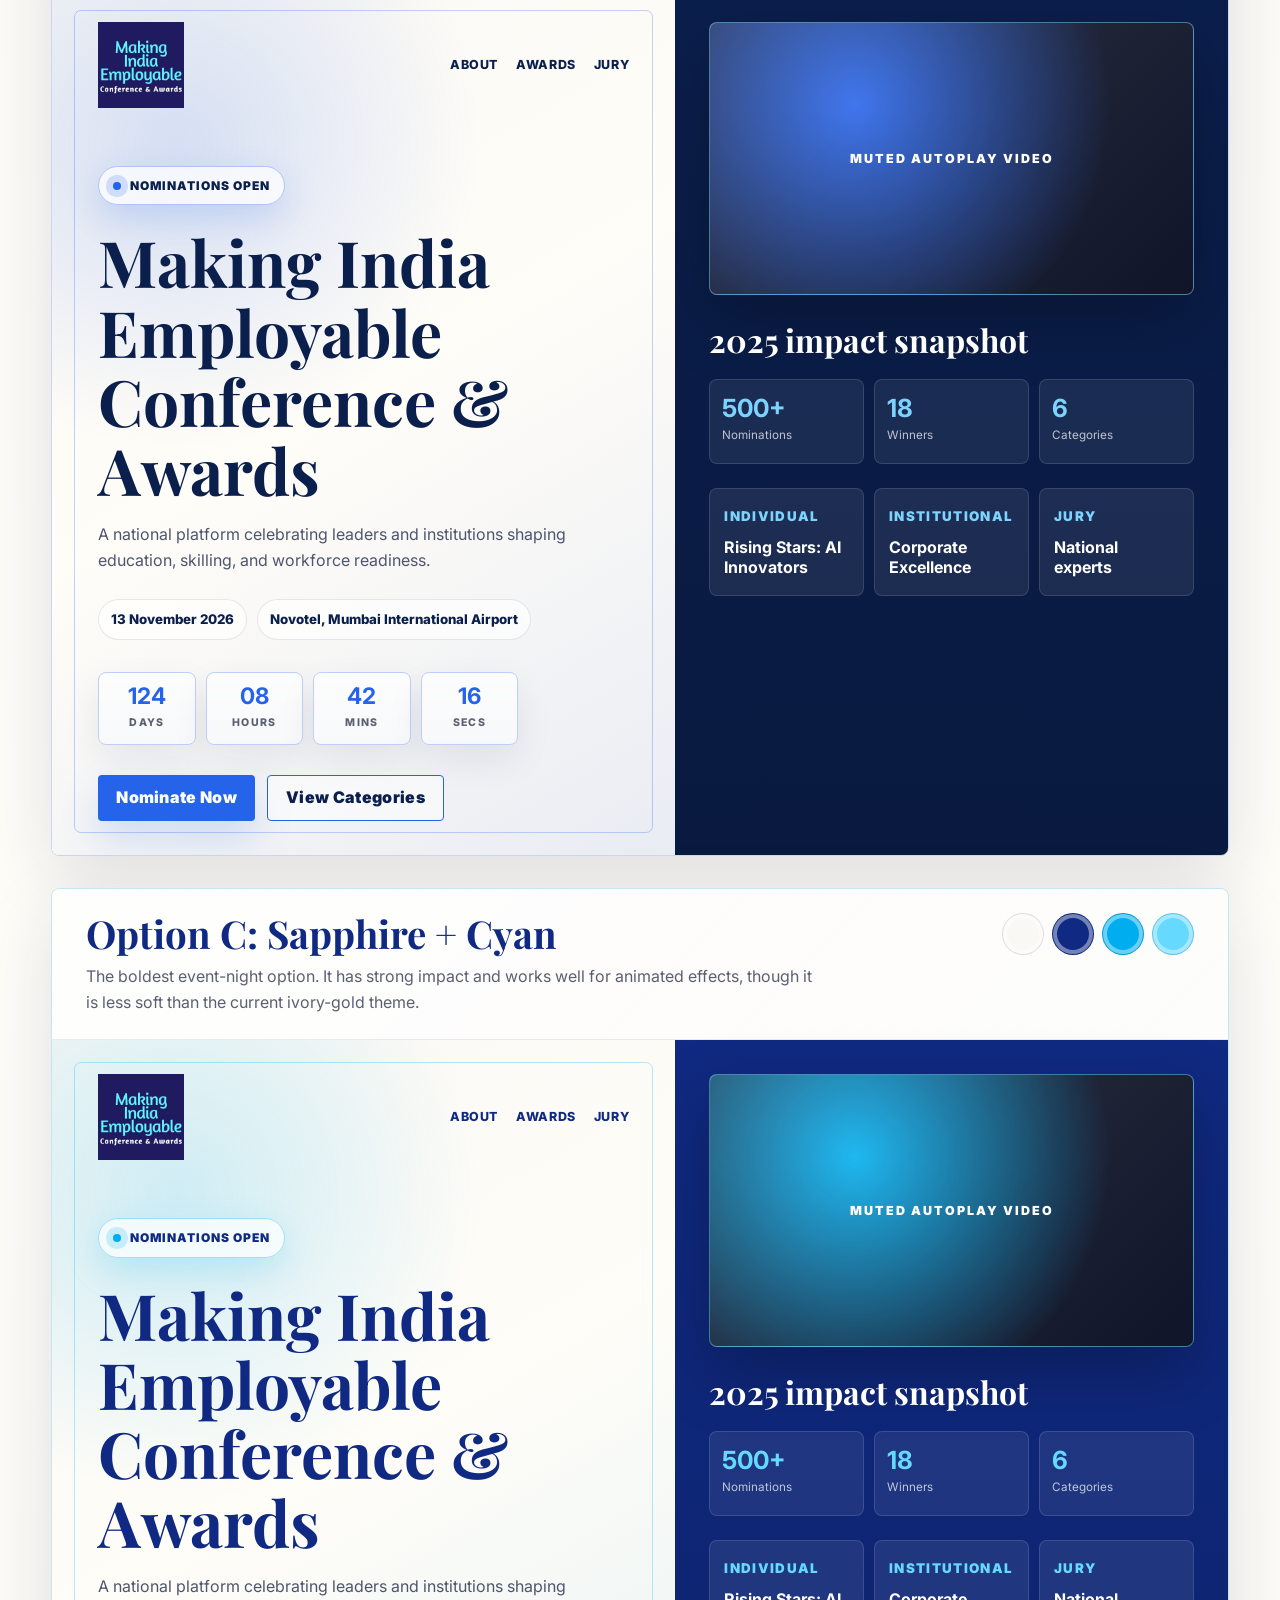
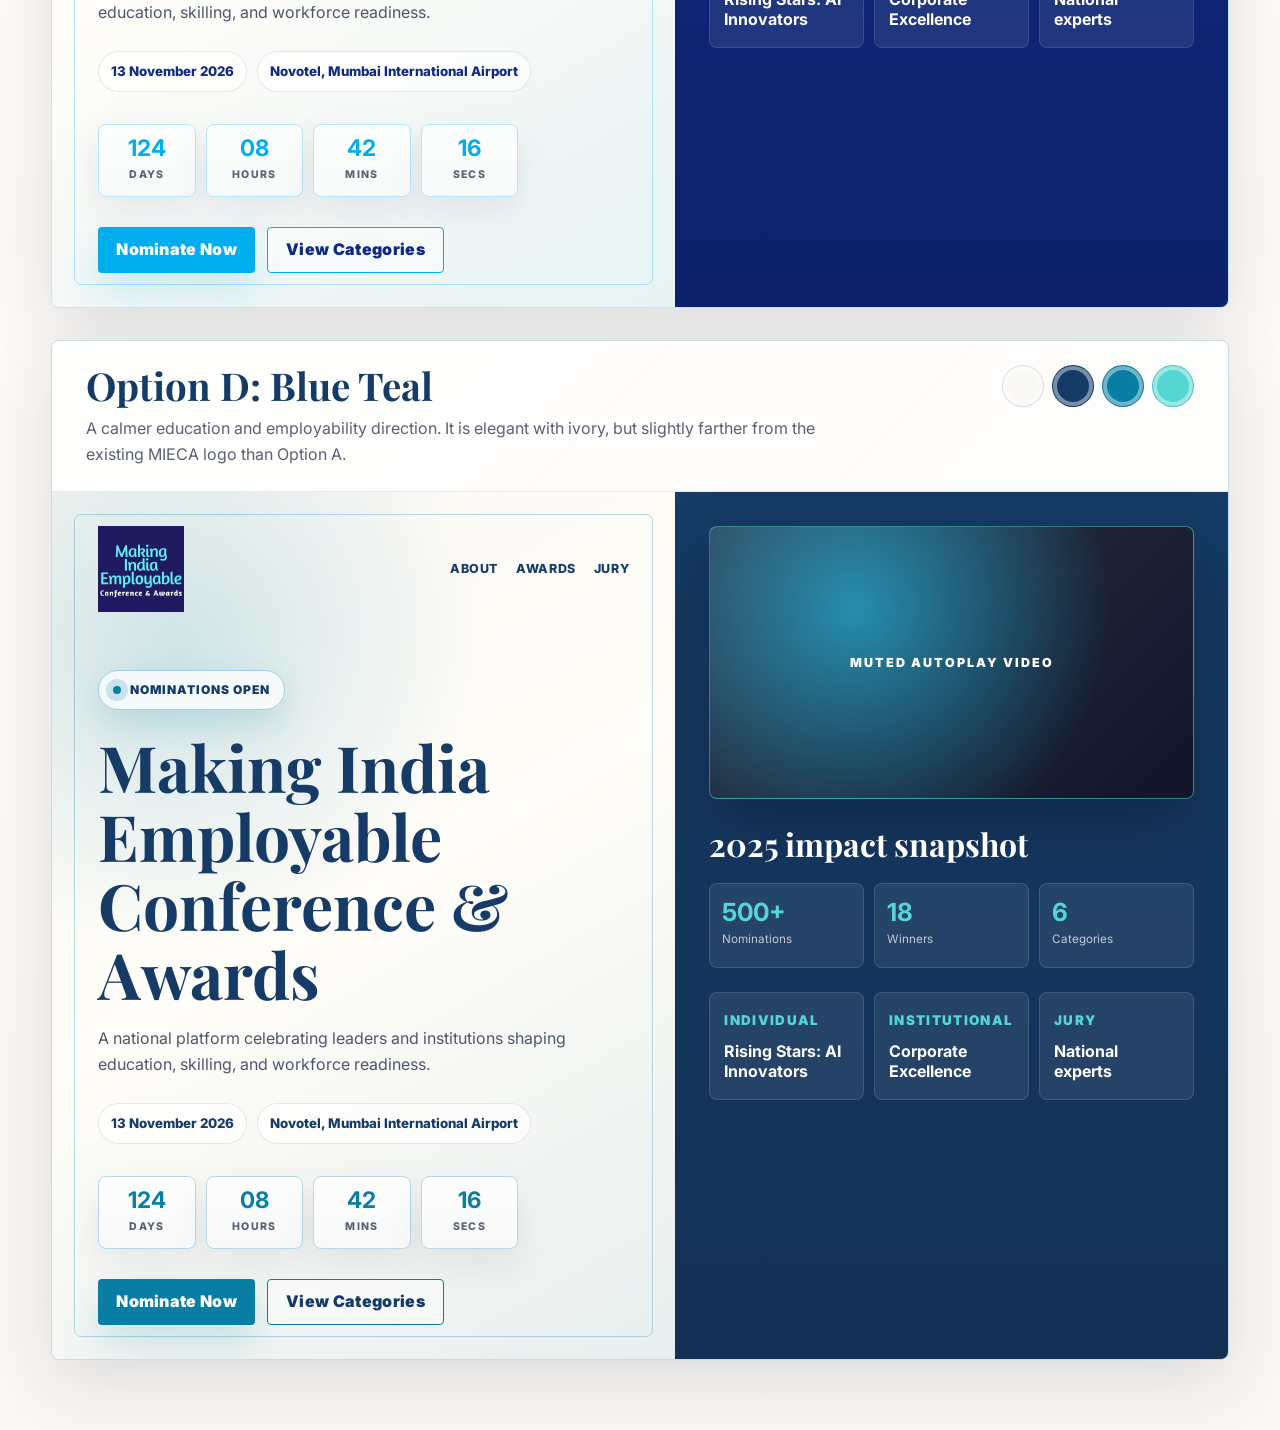
<file: mieca-2026/colour-samples.html>
<!DOCTYPE html>
<html lang="en">
<head>
<meta charset="UTF-8">
<meta name="viewport" content="width=device-width, initial-scale=1.0">
<title>MIECA Ivory + Blue Colour Samples</title>
<link rel="preconnect" href="https://fonts.googleapis.com">
<link rel="preconnect" href="https://fonts.gstatic.com" crossorigin>
<link href="https://fonts.googleapis.com/css2?family=Inter:wght@400;500;600;700;800&family=Playfair+Display:wght@600;700&display=swap" rel="stylesheet">
<style>
  *, *::before, *::after { box-sizing: border-box; }

  :root {
    --ivory: #faf8f4;
    --ivory-deep: #f1ece3;
    --ink: #1a1f36;
    --muted: #5a6072;
    --white: #ffffff;
    --shadow: 0 22px 70px rgba(17, 30, 72, 0.13);
    --font-heading: "Playfair Display", Georgia, serif;
    --font-body: "Inter", Arial, sans-serif;
  }

  body {
    margin: 0;
    background:
      radial-gradient(circle at top left, rgba(22, 137, 216, 0.08), transparent 28rem),
      linear-gradient(180deg, var(--ivory), #fffdf8 54%, var(--ivory));
    color: var(--ink);
    font-family: var(--font-body);
    line-height: 1.6;
  }

  .page {
    max-width: 1360px;
    margin: 0 auto;
    padding: 34px clamp(18px, 4vw, 56px) 70px;
  }

  .intro {
    display: grid;
    grid-template-columns: minmax(0, 1fr) auto;
    gap: 28px;
    align-items: center;
    margin-bottom: 32px;
  }

  .logo {
    width: 132px;
    height: auto;
    filter: drop-shadow(0 12px 24px rgba(17, 30, 72, 0.12));
  }

  .eyebrow {
    margin: 0 0 10px;
    color: #1689d8;
    font-size: 0.78rem;
    font-weight: 800;
    letter-spacing: 0.16em;
    text-transform: uppercase;
  }

  h1, h2, h3 {
    font-family: var(--font-heading);
    line-height: 1.08;
    margin: 0;
  }

  h1 {
    max-width: 900px;
    font-size: clamp(2.25rem, 5vw, 5rem);
  }

  .intro p {
    max-width: 760px;
    margin: 16px 0 0;
    color: var(--muted);
    font-size: 1.02rem;
  }

  .samples {
    display: grid;
    gap: 32px;
  }

  .sample {
    --primary: #1689d8;
    --deep: #23215f;
    --light: #5bc7f2;
    --glow: rgba(22, 137, 216, 0.18);
    overflow: hidden;
    border: 1px solid color-mix(in srgb, var(--primary) 22%, var(--ivory));
    border-radius: 8px;
    background:
      linear-gradient(135deg, rgba(255,255,255,0.86), rgba(255,255,255,0.52)),
      var(--ivory);
    box-shadow: var(--shadow);
  }

  .sample[data-theme="navy"] {
    --primary: #2563eb;
    --deep: #0b1f4d;
    --light: #7dd3fc;
    --glow: rgba(37, 99, 235, 0.18);
  }

  .sample[data-theme="sapphire"] {
    --primary: #00aeef;
    --deep: #102a83;
    --light: #66d9ff;
    --glow: rgba(0, 174, 239, 0.18);
  }

  .sample[data-theme="teal"] {
    --primary: #087ea4;
    --deep: #163b66;
    --light: #54d7d2;
    --glow: rgba(8, 126, 164, 0.18);
  }

  .sample-top {
    display: grid;
    grid-template-columns: minmax(0, 1fr) auto;
    gap: 20px;
    align-items: start;
    padding: 24px clamp(20px, 4vw, 34px);
    border-bottom: 1px solid rgba(20, 35, 80, 0.09);
  }

  .sample-title {
    display: flex;
    flex-wrap: wrap;
    gap: 12px;
    align-items: center;
  }

  .sample-title h2 {
    color: var(--deep);
    font-size: clamp(1.55rem, 3vw, 2.4rem);
  }

  .recommended {
    display: inline-flex;
    align-items: center;
    min-height: 28px;
    padding: 0 12px;
    border-radius: 999px;
    background: var(--deep);
    color: var(--white);
    font-size: 0.72rem;
    font-weight: 800;
    letter-spacing: 0.08em;
    text-transform: uppercase;
  }

  .palette {
    display: flex;
    gap: 8px;
  }

  .swatch {
    width: 42px;
    height: 42px;
    border: 1px solid rgba(17, 30, 72, 0.12);
    border-radius: 50%;
    box-shadow: inset 0 0 0 4px rgba(255,255,255,0.42);
  }

  .sample-note {
    max-width: 740px;
    margin: 10px 0 0;
    color: var(--muted);
  }

  .mock {
    display: grid;
    grid-template-columns: minmax(0, 1.06fr) minmax(320px, 0.94fr);
    min-height: 570px;
  }

  .mock-hero {
    position: relative;
    padding: 34px clamp(20px, 4vw, 46px);
    background:
      radial-gradient(circle at 20% 18%, var(--glow), transparent 19rem),
      linear-gradient(150deg, var(--ivory) 0%, #fffdf8 48%, color-mix(in srgb, var(--primary) 8%, var(--ivory)) 100%);
  }

  .mock-hero::before {
    content: "";
    position: absolute;
    inset: 22px;
    border: 1px solid color-mix(in srgb, var(--primary) 28%, transparent);
    border-radius: 7px;
    pointer-events: none;
  }

  .mock-nav {
    position: relative;
    display: flex;
    justify-content: space-between;
    gap: 22px;
    align-items: center;
    margin-bottom: 58px;
  }

  .mock-logo {
    width: 86px;
    height: auto;
  }

  .mini-links {
    display: flex;
    gap: 18px;
    color: var(--deep);
    font-size: 0.78rem;
    font-weight: 800;
    letter-spacing: 0.05em;
    text-transform: uppercase;
  }

  .open-tag {
    position: relative;
    display: inline-flex;
    gap: 9px;
    align-items: center;
    padding: 9px 14px;
    border: 1px solid color-mix(in srgb, var(--primary) 38%, white);
    border-radius: 999px;
    background: rgba(255,255,255,0.72);
    color: var(--deep);
    font-size: 0.75rem;
    font-weight: 900;
    letter-spacing: 0.08em;
    text-transform: uppercase;
    box-shadow: 0 12px 34px var(--glow);
  }

  .open-tag::before {
    content: "";
    width: 8px;
    height: 8px;
    border-radius: 50%;
    background: var(--primary);
    box-shadow: 0 0 0 7px var(--glow);
  }

  .mock-hero h3 {
    position: relative;
    max-width: 590px;
    margin: 22px 0 0;
    color: var(--deep);
    font-size: clamp(2.15rem, 5vw, 4.45rem);
  }

  .mock-copy {
    position: relative;
    max-width: 580px;
    margin: 18px 0 0;
    color: #4d566d;
    font-size: 1rem;
  }

  .event-meta {
    position: relative;
    display: flex;
    flex-wrap: wrap;
    gap: 10px;
    margin-top: 26px;
  }

  .meta-pill {
    padding: 9px 12px;
    border: 1px solid rgba(17, 30, 72, 0.1);
    border-radius: 999px;
    background: rgba(255,255,255,0.66);
    color: var(--deep);
    font-size: 0.83rem;
    font-weight: 800;
  }

  .countdown {
    position: relative;
    display: grid;
    grid-template-columns: repeat(4, minmax(72px, 1fr));
    gap: 10px;
    max-width: 420px;
    margin-top: 32px;
  }

  .time-box {
    padding: 12px 8px 10px;
    border: 1px solid color-mix(in srgb, var(--primary) 30%, white);
    border-radius: 8px;
    background:
      linear-gradient(180deg, rgba(255,255,255,0.86), rgba(255,255,255,0.58)),
      color-mix(in srgb, var(--primary) 5%, var(--ivory));
    text-align: center;
    box-shadow: 0 14px 36px rgba(17, 30, 72, 0.08);
  }

  .time-box strong {
    display: block;
    color: var(--primary);
    font-size: 1.42rem;
    line-height: 1;
  }

  .time-box span {
    color: var(--muted);
    font-size: 0.66rem;
    font-weight: 800;
    letter-spacing: 0.13em;
    text-transform: uppercase;
  }

  .cta-row {
    position: relative;
    display: flex;
    flex-wrap: wrap;
    gap: 12px;
    margin-top: 30px;
  }

  .btn {
    display: inline-flex;
    align-items: center;
    justify-content: center;
    min-height: 46px;
    padding: 0 18px;
    border-radius: 4px;
    font-weight: 900;
    letter-spacing: 0.02em;
  }

  .btn.primary {
    background: var(--primary);
    color: white;
    box-shadow: 0 18px 38px var(--glow);
  }

  .btn.ghost {
    border: 1.5px solid var(--primary);
    color: var(--deep);
    background: rgba(255,255,255,0.52);
  }

  .mock-side {
    padding: 34px clamp(20px, 4vw, 34px);
    background:
      linear-gradient(180deg, var(--deep), color-mix(in srgb, var(--deep) 82%, black));
    color: white;
  }

  .video-frame {
    overflow: hidden;
    aspect-ratio: 16 / 9;
    border: 1px solid color-mix(in srgb, var(--light) 52%, transparent);
    border-radius: 8px;
    background:
      linear-gradient(135deg, rgba(255,255,255,0.16), rgba(255,255,255,0.03)),
      radial-gradient(circle at 30% 30%, var(--primary), transparent 16rem),
      #080d22;
    box-shadow: 0 24px 64px rgba(0,0,0,0.26);
  }

  .play {
    display: grid;
    place-items: center;
    width: 100%;
    height: 100%;
    color: white;
    font-size: 0.78rem;
    font-weight: 900;
    letter-spacing: 0.16em;
    text-transform: uppercase;
  }

  .mock-side h3 {
    margin-top: 28px;
    color: white;
    font-size: 2rem;
  }

  .stats {
    display: grid;
    grid-template-columns: repeat(3, 1fr);
    gap: 10px;
    margin-top: 22px;
  }

  .stat {
    padding: 16px 12px;
    border: 1px solid rgba(255,255,255,0.13);
    border-radius: 8px;
    background: rgba(255,255,255,0.07);
  }

  .stat strong {
    display: block;
    color: var(--light);
    font-size: 1.56rem;
    line-height: 1;
  }

  .stat span {
    color: rgba(255,255,255,0.72);
    font-size: 0.73rem;
  }

  .mini-grid {
    display: grid;
    grid-template-columns: repeat(3, 1fr);
    gap: 10px;
    margin-top: 24px;
  }

  .mini-card {
    min-height: 108px;
    padding: 14px;
    border: 1px solid rgba(255,255,255,0.12);
    border-radius: 8px;
    background: rgba(255,255,255,0.08);
  }

  .mini-card small {
    color: var(--light);
    font-weight: 900;
    letter-spacing: 0.1em;
    text-transform: uppercase;
  }

  .mini-card b {
    display: block;
    margin-top: 8px;
    color: white;
    line-height: 1.25;
  }

  .judgement {
    display: grid;
    gap: 10px;
    margin-top: 20px;
    color: var(--muted);
    font-size: 0.94rem;
  }

  .judgement b { color: var(--deep); }

  @media (max-width: 900px) {
    .intro, .sample-top, .mock { grid-template-columns: 1fr; }
    .mini-links { display: none; }
    .mock { min-height: 0; }
    .stats, .mini-grid { grid-template-columns: 1fr; }
  }

  @media (max-width: 560px) {
    .countdown { grid-template-columns: repeat(2, 1fr); }
    .palette { flex-wrap: wrap; }
  }
</style>
</head>
<body>
  <main class="page">
    <header class="intro">
      <div>
        <p class="eyebrow">Colour samples before implementation</p>
        <h1>Ivory retained. Blue options shown inside the MIECA homepage language.</h1>
        <p>Each sample uses the same ivory base and tests the second colour across the hero, countdown timer, nominations tag, buttons, video frame, stats, award cards, and dark contrast area.</p>
      </div>
      <img class="logo" src="assets/mieca-logo.png" alt="MIECA logo">
    </header>

    <section class="samples">
      <article class="sample" data-theme="electric">
        <div class="sample-top">
          <div>
            <div class="sample-title">
              <h2>Option A: Electric MIECA Blue</h2>
              <span class="recommended">Recommended</span>
            </div>
            <p class="sample-note">Closest to the logo. It keeps the ivory elegance but brings in the bright blue energy of "Employable" and the deep indigo of "India".</p>
          </div>
          <div class="palette" aria-label="Option A palette">
            <span class="swatch" style="background:#faf8f4"></span>
            <span class="swatch" style="background:#23215f"></span>
            <span class="swatch" style="background:#1689d8"></span>
            <span class="swatch" style="background:#5bc7f2"></span>
          </div>
        </div>
        <div class="mock">
          <div class="mock-hero">
            <div class="mock-nav">
              <img class="mock-logo" src="assets/mieca-logo.png" alt="">
              <div class="mini-links"><span>About</span><span>Awards</span><span>Jury</span></div>
            </div>
            <span class="open-tag">Nominations Open</span>
            <h3>Making India Employable Conference & Awards</h3>
            <p class="mock-copy">A national platform celebrating leaders and institutions shaping education, skilling, and workforce readiness.</p>
            <div class="event-meta">
              <span class="meta-pill">13 November 2026</span>
              <span class="meta-pill">Novotel, Mumbai International Airport</span>
            </div>
            <div class="countdown">
              <div class="time-box"><strong>124</strong><span>Days</span></div>
              <div class="time-box"><strong>08</strong><span>Hours</span></div>
              <div class="time-box"><strong>42</strong><span>Mins</span></div>
              <div class="time-box"><strong>16</strong><span>Secs</span></div>
            </div>
            <div class="cta-row">
              <a class="btn primary">Nominate Now</a>
              <a class="btn ghost">View Categories</a>
            </div>
          </div>
          <div class="mock-side">
            <div class="video-frame"><div class="play">Muted autoplay video</div></div>
            <h3>2025 impact snapshot</h3>
            <div class="stats">
              <div class="stat"><strong>500+</strong><span>Nominations</span></div>
              <div class="stat"><strong>18</strong><span>Winners</span></div>
              <div class="stat"><strong>6</strong><span>Categories</span></div>
            </div>
            <div class="mini-grid">
              <div class="mini-card"><small>Individual</small><b>Rising Stars: AI Innovators</b></div>
              <div class="mini-card"><small>Institutional</small><b>Corporate Excellence</b></div>
              <div class="mini-card"><small>Jury</small><b>National experts</b></div>
            </div>
          </div>
        </div>
      </article>

      <article class="sample" data-theme="navy">
        <div class="sample-top">
          <div>
            <div class="sample-title">
              <h2>Option B: Institutional Navy</h2>
            </div>
            <p class="sample-note">More formal and serious. Good if the event should feel policy-led, corporate, and restrained, with less brightness than the logo blue.</p>
          </div>
          <div class="palette" aria-label="Option B palette">
            <span class="swatch" style="background:#faf8f4"></span>
            <span class="swatch" style="background:#0b1f4d"></span>
            <span class="swatch" style="background:#2563eb"></span>
            <span class="swatch" style="background:#7dd3fc"></span>
          </div>
        </div>
        <div class="mock">
          <div class="mock-hero">
            <div class="mock-nav">
              <img class="mock-logo" src="assets/mieca-logo.png" alt="">
              <div class="mini-links"><span>About</span><span>Awards</span><span>Jury</span></div>
            </div>
            <span class="open-tag">Nominations Open</span>
            <h3>Making India Employable Conference & Awards</h3>
            <p class="mock-copy">A national platform celebrating leaders and institutions shaping education, skilling, and workforce readiness.</p>
            <div class="event-meta">
              <span class="meta-pill">13 November 2026</span>
              <span class="meta-pill">Novotel, Mumbai International Airport</span>
            </div>
            <div class="countdown">
              <div class="time-box"><strong>124</strong><span>Days</span></div>
              <div class="time-box"><strong>08</strong><span>Hours</span></div>
              <div class="time-box"><strong>42</strong><span>Mins</span></div>
              <div class="time-box"><strong>16</strong><span>Secs</span></div>
            </div>
            <div class="cta-row">
              <a class="btn primary">Nominate Now</a>
              <a class="btn ghost">View Categories</a>
            </div>
          </div>
          <div class="mock-side">
            <div class="video-frame"><div class="play">Muted autoplay video</div></div>
            <h3>2025 impact snapshot</h3>
            <div class="stats">
              <div class="stat"><strong>500+</strong><span>Nominations</span></div>
              <div class="stat"><strong>18</strong><span>Winners</span></div>
              <div class="stat"><strong>6</strong><span>Categories</span></div>
            </div>
            <div class="mini-grid">
              <div class="mini-card"><small>Individual</small><b>Rising Stars: AI Innovators</b></div>
              <div class="mini-card"><small>Institutional</small><b>Corporate Excellence</b></div>
              <div class="mini-card"><small>Jury</small><b>National experts</b></div>
            </div>
          </div>
        </div>
      </article>

      <article class="sample" data-theme="sapphire">
        <div class="sample-top">
          <div>
            <div class="sample-title">
              <h2>Option C: Sapphire + Cyan</h2>
            </div>
            <p class="sample-note">The boldest event-night option. It has strong impact and works well for animated effects, though it is less soft than the current ivory-gold theme.</p>
          </div>
          <div class="palette" aria-label="Option C palette">
            <span class="swatch" style="background:#faf8f4"></span>
            <span class="swatch" style="background:#102a83"></span>
            <span class="swatch" style="background:#00aeef"></span>
            <span class="swatch" style="background:#66d9ff"></span>
          </div>
        </div>
        <div class="mock">
          <div class="mock-hero">
            <div class="mock-nav">
              <img class="mock-logo" src="assets/mieca-logo.png" alt="">
              <div class="mini-links"><span>About</span><span>Awards</span><span>Jury</span></div>
            </div>
            <span class="open-tag">Nominations Open</span>
            <h3>Making India Employable Conference & Awards</h3>
            <p class="mock-copy">A national platform celebrating leaders and institutions shaping education, skilling, and workforce readiness.</p>
            <div class="event-meta">
              <span class="meta-pill">13 November 2026</span>
              <span class="meta-pill">Novotel, Mumbai International Airport</span>
            </div>
            <div class="countdown">
              <div class="time-box"><strong>124</strong><span>Days</span></div>
              <div class="time-box"><strong>08</strong><span>Hours</span></div>
              <div class="time-box"><strong>42</strong><span>Mins</span></div>
              <div class="time-box"><strong>16</strong><span>Secs</span></div>
            </div>
            <div class="cta-row">
              <a class="btn primary">Nominate Now</a>
              <a class="btn ghost">View Categories</a>
            </div>
          </div>
          <div class="mock-side">
            <div class="video-frame"><div class="play">Muted autoplay video</div></div>
            <h3>2025 impact snapshot</h3>
            <div class="stats">
              <div class="stat"><strong>500+</strong><span>Nominations</span></div>
              <div class="stat"><strong>18</strong><span>Winners</span></div>
              <div class="stat"><strong>6</strong><span>Categories</span></div>
            </div>
            <div class="mini-grid">
              <div class="mini-card"><small>Individual</small><b>Rising Stars: AI Innovators</b></div>
              <div class="mini-card"><small>Institutional</small><b>Corporate Excellence</b></div>
              <div class="mini-card"><small>Jury</small><b>National experts</b></div>
            </div>
          </div>
        </div>
      </article>

      <article class="sample" data-theme="teal">
        <div class="sample-top">
          <div>
            <div class="sample-title">
              <h2>Option D: Blue Teal</h2>
            </div>
            <p class="sample-note">A calmer education and employability direction. It is elegant with ivory, but slightly farther from the existing MIECA logo than Option A.</p>
          </div>
          <div class="palette" aria-label="Option D palette">
            <span class="swatch" style="background:#faf8f4"></span>
            <span class="swatch" style="background:#163b66"></span>
            <span class="swatch" style="background:#087ea4"></span>
            <span class="swatch" style="background:#54d7d2"></span>
          </div>
        </div>
        <div class="mock">
          <div class="mock-hero">
            <div class="mock-nav">
              <img class="mock-logo" src="assets/mieca-logo.png" alt="">
              <div class="mini-links"><span>About</span><span>Awards</span><span>Jury</span></div>
            </div>
            <span class="open-tag">Nominations Open</span>
            <h3>Making India Employable Conference & Awards</h3>
            <p class="mock-copy">A national platform celebrating leaders and institutions shaping education, skilling, and workforce readiness.</p>
            <div class="event-meta">
              <span class="meta-pill">13 November 2026</span>
              <span class="meta-pill">Novotel, Mumbai International Airport</span>
            </div>
            <div class="countdown">
              <div class="time-box"><strong>124</strong><span>Days</span></div>
              <div class="time-box"><strong>08</strong><span>Hours</span></div>
              <div class="time-box"><strong>42</strong><span>Mins</span></div>
              <div class="time-box"><strong>16</strong><span>Secs</span></div>
            </div>
            <div class="cta-row">
              <a class="btn primary">Nominate Now</a>
              <a class="btn ghost">View Categories</a>
            </div>
          </div>
          <div class="mock-side">
            <div class="video-frame"><div class="play">Muted autoplay video</div></div>
            <h3>2025 impact snapshot</h3>
            <div class="stats">
              <div class="stat"><strong>500+</strong><span>Nominations</span></div>
              <div class="stat"><strong>18</strong><span>Winners</span></div>
              <div class="stat"><strong>6</strong><span>Categories</span></div>
            </div>
            <div class="mini-grid">
              <div class="mini-card"><small>Individual</small><b>Rising Stars: AI Innovators</b></div>
              <div class="mini-card"><small>Institutional</small><b>Corporate Excellence</b></div>
              <div class="mini-card"><small>Jury</small><b>National experts</b></div>
            </div>
          </div>
        </div>
      </article>
    </section>
  </main>
</body>
</html>
</file>
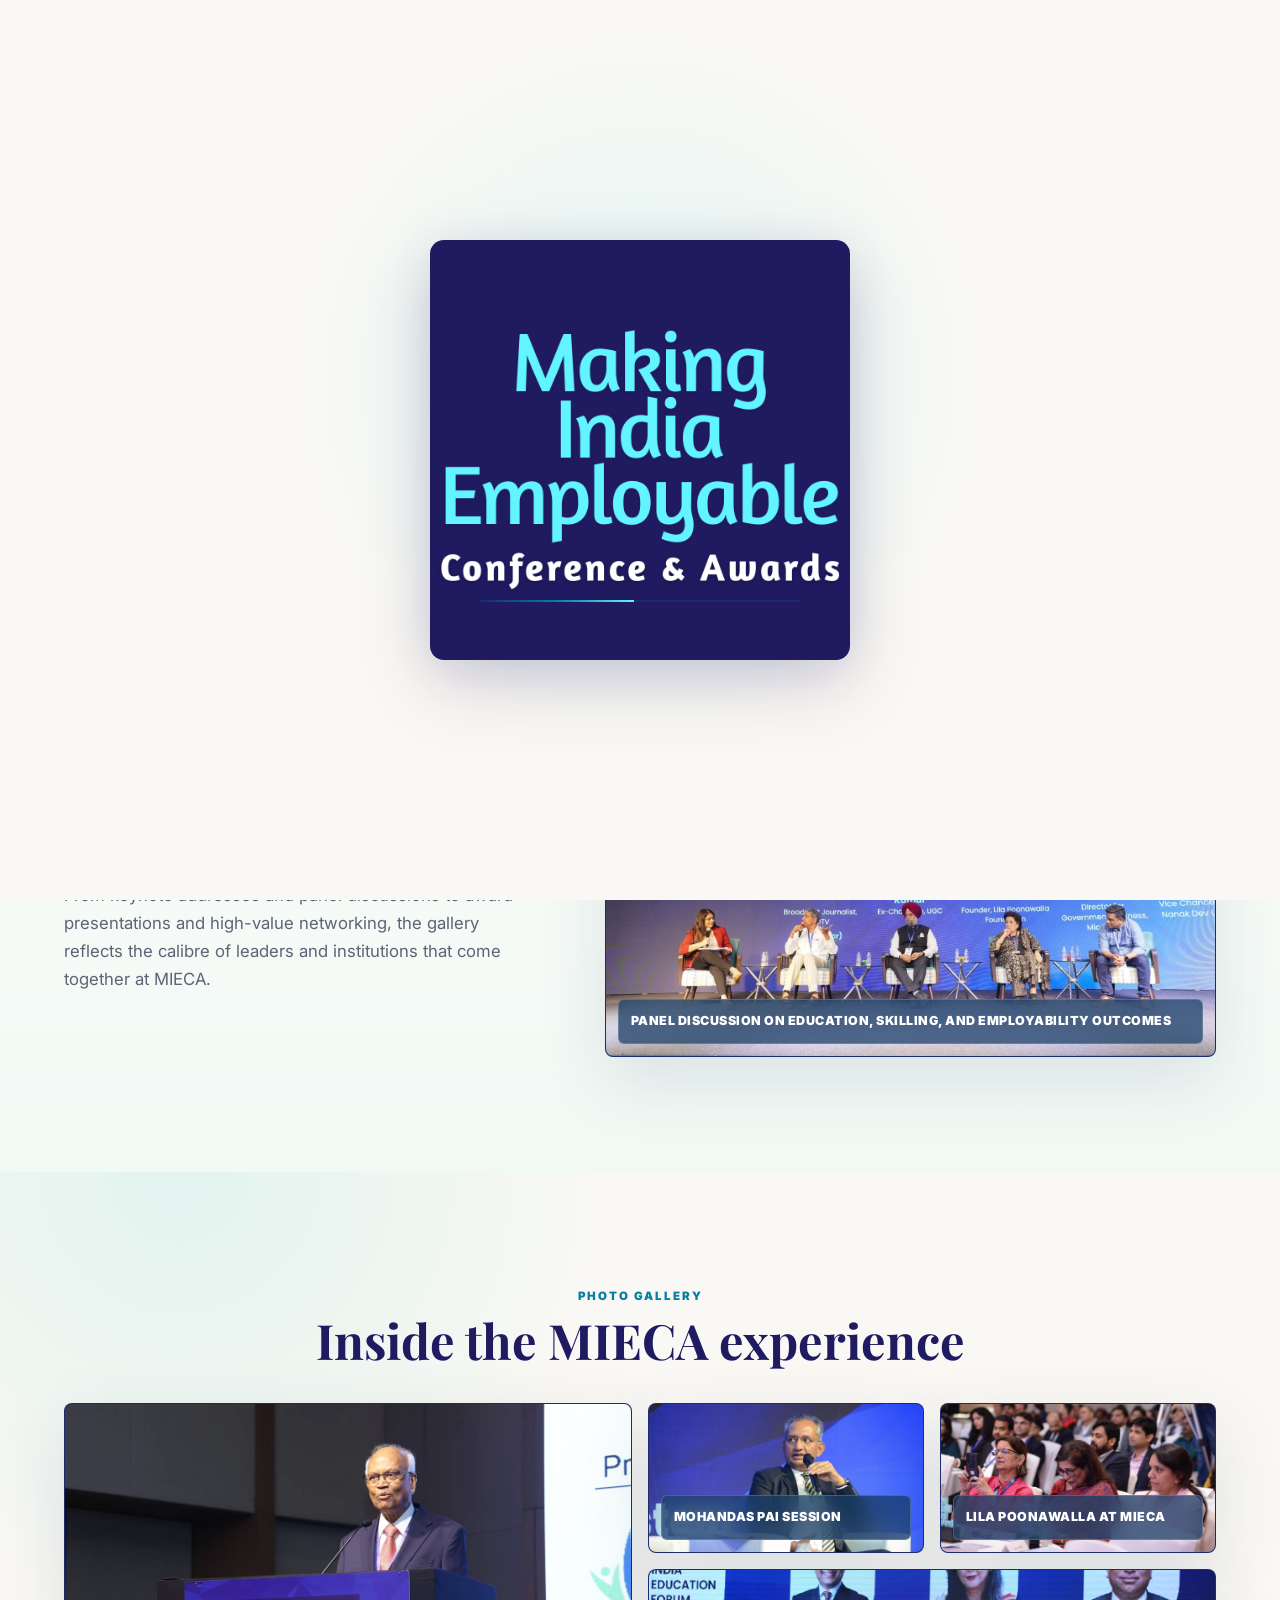
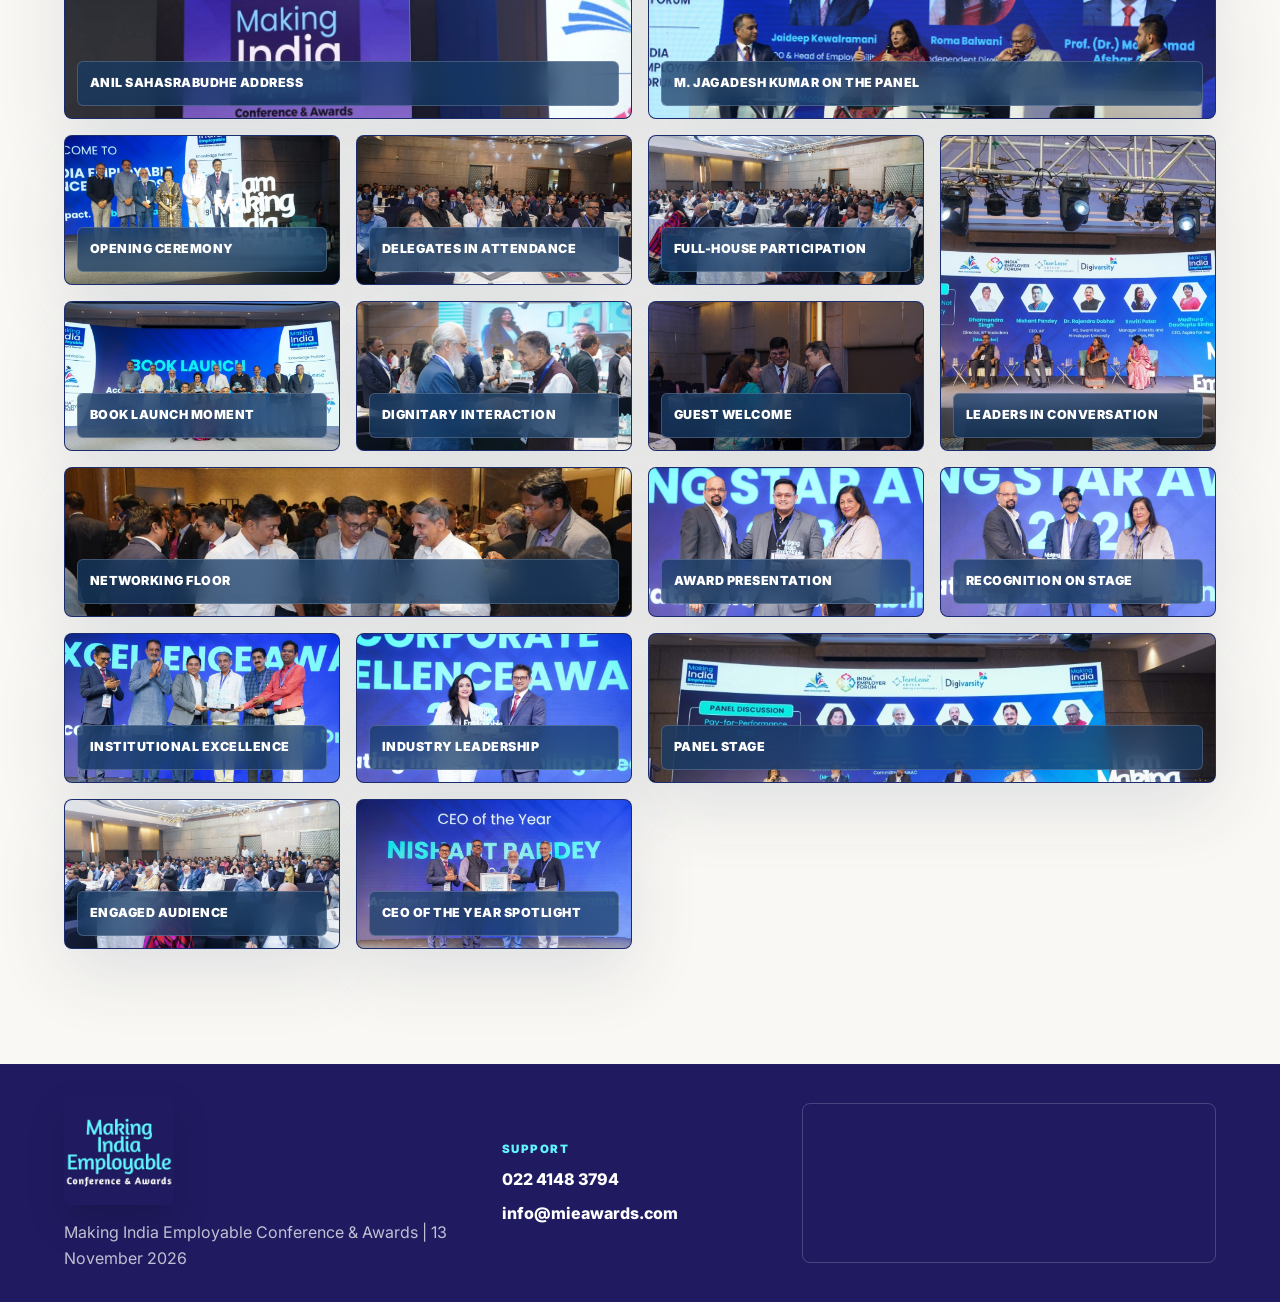
<file: mieca-2026/gallery.html>
<!doctype html>
<html lang="en">
  <head>
    <meta charset="utf-8">
    <meta name="viewport" content="width=device-width, initial-scale=1">
    <title>Gallery | MIECA 2026</title>
    <meta name="description" content="A curated photo gallery from the Making India Employable Conference & Awards.">
    <link rel="preconnect" href="https://fonts.googleapis.com">
    <link rel="preconnect" href="https://fonts.gstatic.com" crossorigin>
    <link href="https://fonts.googleapis.com/css2?family=Inter:wght@400;500;600;700;800;900&family=Playfair+Display:wght@600;700;800&display=swap" rel="stylesheet">
    <link rel="stylesheet" href="styles.css">
    <script defer src="script.js"></script>
  </head>
  <body>
    <div class="page-loader" id="pageLoader" aria-label="Loading Making India Employable">
      <div class="loader-mark"><img src="assets/mieca-logo.png" alt="Making India Employable Conference & Awards"></div>
      <div class="loader-line"></div>
    </div>

    <header class="site-header" id="siteHeader">
      <a class="brand" href="index.html"><img src="assets/mieca-logo.png" alt="MIECA"></a>
      <button class="menu-toggle" type="button" aria-label="Open menu" aria-expanded="false"><span></span><span></span><span></span></button>
      <nav class="site-nav" aria-label="Primary navigation">
        <a href="index.html">Home</a>
        <a href="about.html">About</a>
        <a href="gallery.html" aria-current="page">Gallery</a>
        <a href="awards.html">Awards</a>
        <a href="jury.html">Jury</a>
        <a class="nav-cta" href="awards.html#nominate">Nominate Now</a>
      </nav>
    </header>

    <main>
      <section class="subpage-hero gallery-hero page-band">
        <span class="status-pill"><i></i>Nominations Open</span>
        <p class="eyebrow">MIECA in pictures</p>
        <h1>Leaders, conversations, and recognition from the previous editions.</h1>
        <p>A curated look at the scale, stage presence, and senior leadership that define the Making India Employable Conference & Awards.</p>
      </section>

      <section class="section gallery-feature">
        <div class="gallery-feature-copy reveal">
          <p class="eyebrow">Last year's moments</p>
          <h2>Big rooms. Big conversations. Bigger standards.</h2>
          <p>From keynote addresses and panel discussions to award presentations and high-value networking, the gallery reflects the calibre of leaders and institutions that come together at MIECA.</p>
        </div>
        <figure class="gallery-lead reveal delay-1">
          <img src="assets/gallery/panel-discussion-wide.jpg" alt="Panel discussion at MIECA">
          <figcaption>Panel discussion on education, skilling, and employability outcomes</figcaption>
        </figure>
      </section>

      <section class="section gallery-section">
        <div class="section-heading centered reveal">
          <p class="eyebrow">Photo gallery</p>
          <h2>Inside the MIECA experience</h2>
        </div>
        <div class="gallery-grid" aria-label="MIECA event photo gallery">
          <figure class="gallery-item large reveal">
            <img src="assets/gallery/anil-sahasrabudhe-address.jpg" alt="Anil Sahasrabudhe addressing the audience">
            <figcaption>Anil Sahasrabudhe address</figcaption>
          </figure>
          <figure class="gallery-item reveal delay-1">
            <img src="assets/gallery/mohandas-pai-session.jpg" alt="Mohandas Pai in a MIECA session">
            <figcaption>Mohandas Pai session</figcaption>
          </figure>
          <figure class="gallery-item reveal delay-2">
            <img src="assets/gallery/lila-poonawalla-audience.jpg" alt="Lila Poonawalla at MIECA">
            <figcaption>Lila Poonawalla at MIECA</figcaption>
          </figure>
          <figure class="gallery-item wide reveal">
            <img src="assets/gallery/m-jagadesh-kumar-panel.jpg" alt="M. Jagadesh Kumar on a panel discussion">
            <figcaption>M. Jagadesh Kumar on the panel</figcaption>
          </figure>
          <figure class="gallery-item reveal delay-1">
            <img src="assets/gallery/opening-lamp.jpg" alt="Lamp lighting ceremony at MIECA">
            <figcaption>Opening ceremony</figcaption>
          </figure>
          <figure class="gallery-item reveal delay-2">
            <img src="assets/gallery/audience-roundtable.jpg" alt="Audience seated at MIECA roundtables">
            <figcaption>Delegates in attendance</figcaption>
          </figure>
          <figure class="gallery-item reveal">
            <img src="assets/gallery/audience-room.jpg" alt="Full room audience at MIECA">
            <figcaption>Full-house participation</figcaption>
          </figure>
          <figure class="gallery-item tall reveal delay-1">
            <img src="assets/gallery/fireside-panel.jpg" alt="Panel conversation on the MIECA stage">
            <figcaption>Leaders in conversation</figcaption>
          </figure>
          <figure class="gallery-item reveal delay-2">
            <img src="assets/gallery/book-launch-stage.jpg" alt="Book launch on the MIECA stage">
            <figcaption>Book launch moment</figcaption>
          </figure>
          <figure class="gallery-item reveal">
            <img src="assets/gallery/dignitary-interaction.jpg" alt="Dignitaries interacting at MIECA">
            <figcaption>Dignitary interaction</figcaption>
          </figure>
          <figure class="gallery-item wide reveal delay-1">
            <img src="assets/gallery/networking-floor.jpg" alt="Networking at MIECA">
            <figcaption>Networking floor</figcaption>
          </figure>
          <figure class="gallery-item reveal delay-2">
            <img src="assets/gallery/guest-greeting.jpg" alt="Guest greeting at MIECA">
            <figcaption>Guest welcome</figcaption>
          </figure>
          <figure class="gallery-item reveal">
            <img src="assets/gallery/award-moment-1.jpg" alt="Award presentation at MIECA">
            <figcaption>Award presentation</figcaption>
          </figure>
          <figure class="gallery-item reveal delay-1">
            <img src="assets/gallery/award-moment-2.jpg" alt="Award winner receiving recognition at MIECA">
            <figcaption>Recognition on stage</figcaption>
          </figure>
          <figure class="gallery-item reveal delay-2">
            <img src="assets/gallery/award-moment-3.jpg" alt="Team receiving an award at MIECA">
            <figcaption>Institutional excellence</figcaption>
          </figure>
          <figure class="gallery-item reveal delay-1">
            <img src="assets/gallery/award-moment-5.jpg" alt="Award presentation with leaders on stage">
            <figcaption>Industry leadership</figcaption>
          </figure>
          <figure class="gallery-item wide reveal delay-2">
            <img src="assets/gallery/panel-stage.jpg" alt="Wide panel discussion stage at MIECA">
            <figcaption>Panel stage</figcaption>
          </figure>
          <figure class="gallery-item reveal">
            <img src="assets/gallery/delegate-audience.jpg" alt="Delegates listening during MIECA">
            <figcaption>Engaged audience</figcaption>
          </figure>
          <figure class="gallery-item reveal delay-1">
            <img src="assets/gallery/ceo-of-year-stage.jpg" alt="CEO of the Year award presentation at MIECA">
            <figcaption>CEO of the Year spotlight</figcaption>
          </figure>
        </div>
      </section>
    </main>

    <footer class="site-footer">
      <div class="footer-brand">
        <img src="assets/mieca-logo.png" alt="MIECA">
        <p>Making India Employable Conference & Awards | 13 November 2026</p>
      </div>
      <div class="footer-contact">
        <span>Support</span>
        <a href="tel:02241483794">022 4148 3794</a>
        <a href="mailto:info@mieawards.com">info@mieawards.com</a>
      </div>
      <div class="footer-map" aria-label="Event location map">
        <iframe title="Novotel Mumbai International Airport map" src="https://maps.google.com/maps?q=Novotel%20Mumbai%20International%20Airport&t=&z=14&ie=UTF8&iwloc=&output=embed" loading="lazy"></iframe>
      </div>
    </footer>
  </body>
</html>
</file>
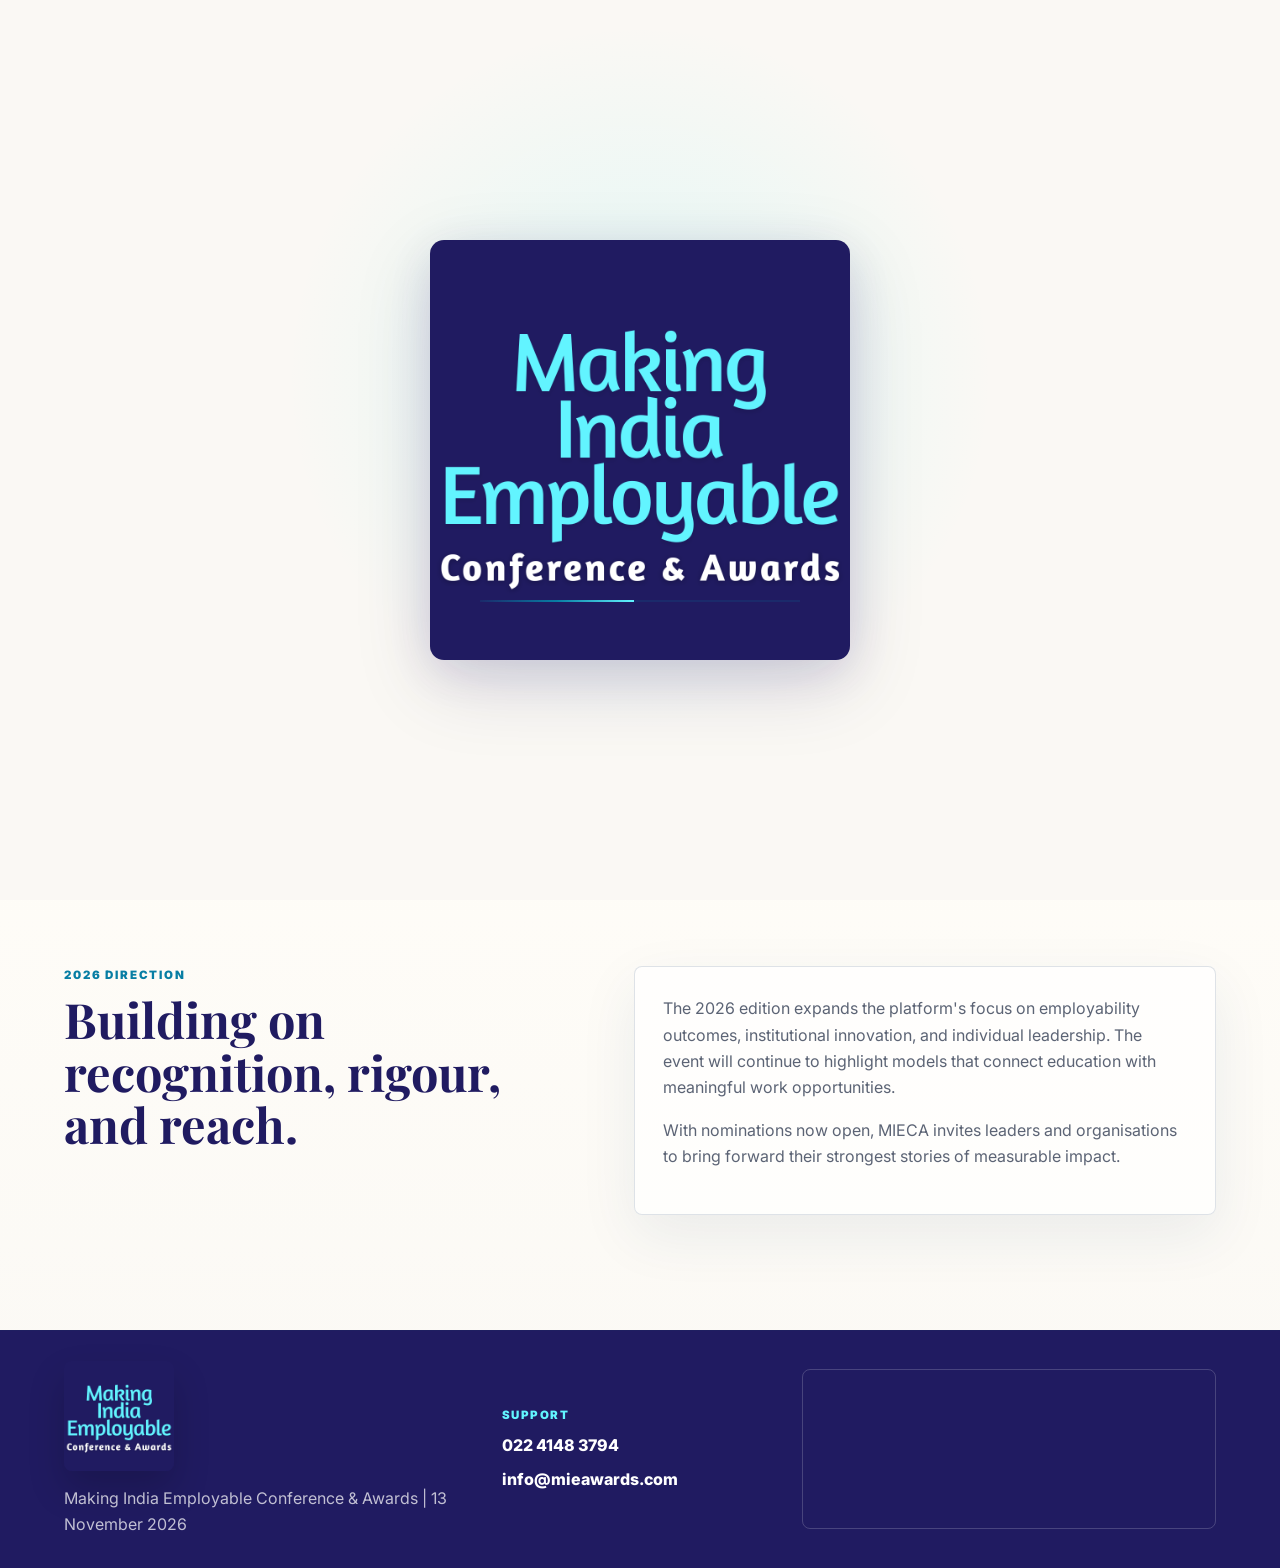
<file: mieca-2026/highlights.html>
<!doctype html>
<html lang="en">
  <head>
    <meta charset="utf-8">
    <meta name="viewport" content="width=device-width, initial-scale=1">
    <title>MIECA Highlights | Making India Employable</title>
    <meta name="description" content="Highlights and impact from the previous Making India Employable Conference & Awards edition.">
    <link rel="preconnect" href="https://fonts.googleapis.com">
    <link rel="preconnect" href="https://fonts.gstatic.com" crossorigin>
    <link href="https://fonts.googleapis.com/css2?family=Inter:wght@400;500;600;700;800;900&family=Playfair+Display:wght@600;700;800&display=swap" rel="stylesheet">
    <link rel="stylesheet" href="styles.css">
    <script defer src="script.js"></script>
  </head>
  <body>
    <div class="page-loader" id="pageLoader" aria-label="Loading Making India Employable">
      <div class="loader-mark"><img src="assets/mieca-logo.png" alt="Making India Employable Conference & Awards"></div>
      <div class="loader-line"></div>
    </div>

    <header class="site-header" id="siteHeader">
      <a class="brand" href="index.html"><img src="assets/mieca-logo.png" alt="MIECA"></a>
      <button class="menu-toggle" type="button" aria-label="Open menu" aria-expanded="false"><span></span><span></span><span></span></button>
      <nav class="site-nav" aria-label="Primary navigation">
        <a href="index.html">Home</a>
        <a href="about.html">About</a>
        <a href="gallery.html">Gallery</a>
        <a href="awards.html">Awards</a>
        <a href="jury.html">Jury</a>
        <a class="nav-cta" href="awards.html#nominate">Nominate Now</a>
      </nav>
    </header>

    <main>
      <section class="subpage-hero page-band">
        <span class="status-pill"><i></i>Nominations Open</span>
        <p class="eyebrow">Highlights</p>
        <h1>Last year's momentum sets the stage for 2026.</h1>
        <p>The previous edition brought together nominations, winners, jury leaders, and partners from across India's education and employability ecosystem.</p>
      </section>

      <section class="section impact-section">
        <div class="stat-grid">
          <article class="stat-card reveal">
            <span class="stat-number" data-count="500" data-suffix="+">0</span>
            <p>Nominations received</p>
          </article>
          <article class="stat-card reveal delay-1">
            <span class="stat-number" data-count="18">0</span>
            <p>Winners recognised</p>
          </article>
          <article class="stat-card reveal delay-2">
            <span class="stat-number" data-count="6">0</span>
            <p>Award categories</p>
          </article>
        </div>
      </section>

      <section class="section content-grid">
        <div class="reveal">
          <p class="eyebrow">2026 direction</p>
          <h2>Building on recognition, rigour, and reach.</h2>
        </div>
        <div class="panel reveal delay-1">
          <p>The 2026 edition expands the platform's focus on employability outcomes, institutional innovation, and individual leadership. The event will continue to highlight models that connect education with meaningful work opportunities.</p>
          <p>With nominations now open, MIECA invites leaders and organisations to bring forward their strongest stories of measurable impact.</p>
        </div>
      </section>
    </main>

    <footer class="site-footer">
      <div class="footer-brand">
        <img src="assets/mieca-logo.png" alt="MIECA">
        <p>Making India Employable Conference & Awards | 13 November 2026</p>
      </div>
      <div class="footer-contact">
        <span>Support</span>
        <a href="tel:02241483794">022 4148 3794</a>
        <a href="mailto:info@mieawards.com">info@mieawards.com</a>
      </div>
      <div class="footer-map" aria-label="Event location map">
        <iframe title="Novotel Mumbai International Airport map" src="https://maps.google.com/maps?q=Novotel%20Mumbai%20International%20Airport&t=&z=14&ie=UTF8&iwloc=&output=embed" loading="lazy"></iframe>
      </div>
    </footer>
  </body>
</html>
</file>
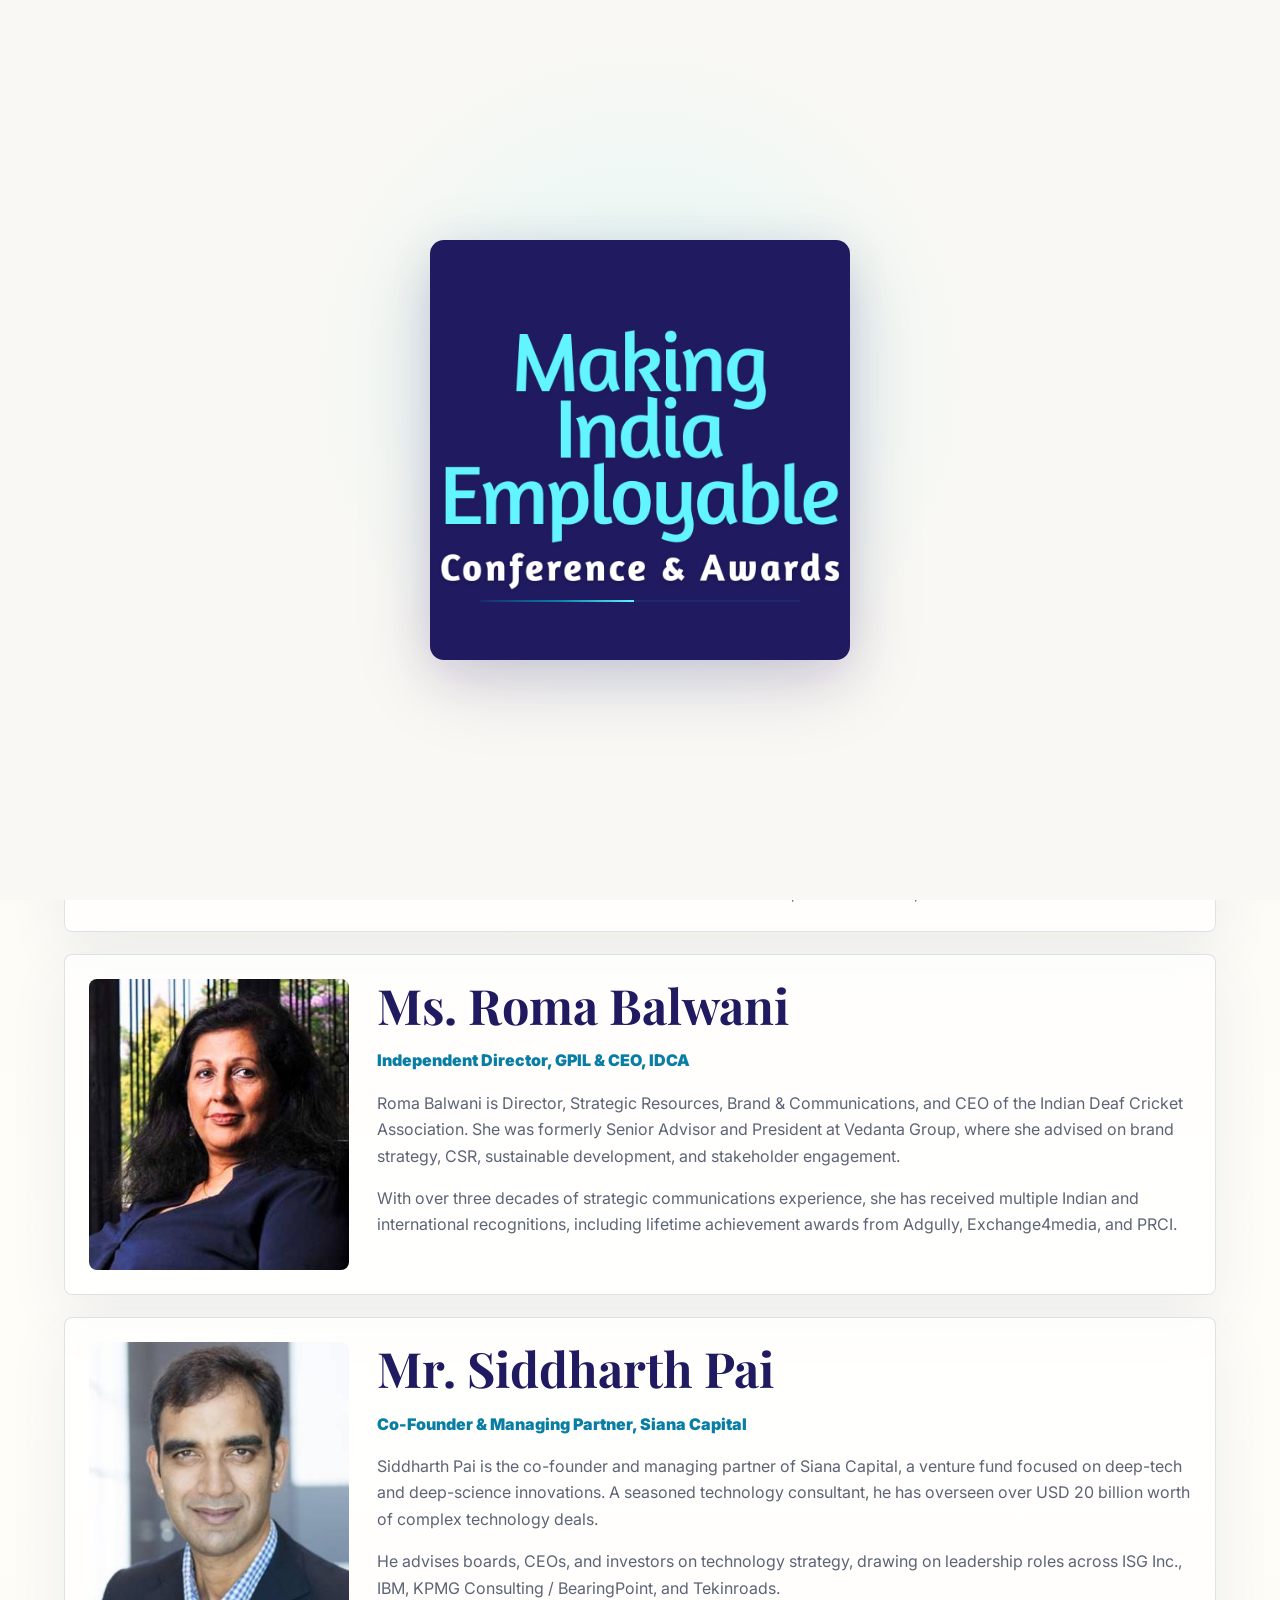
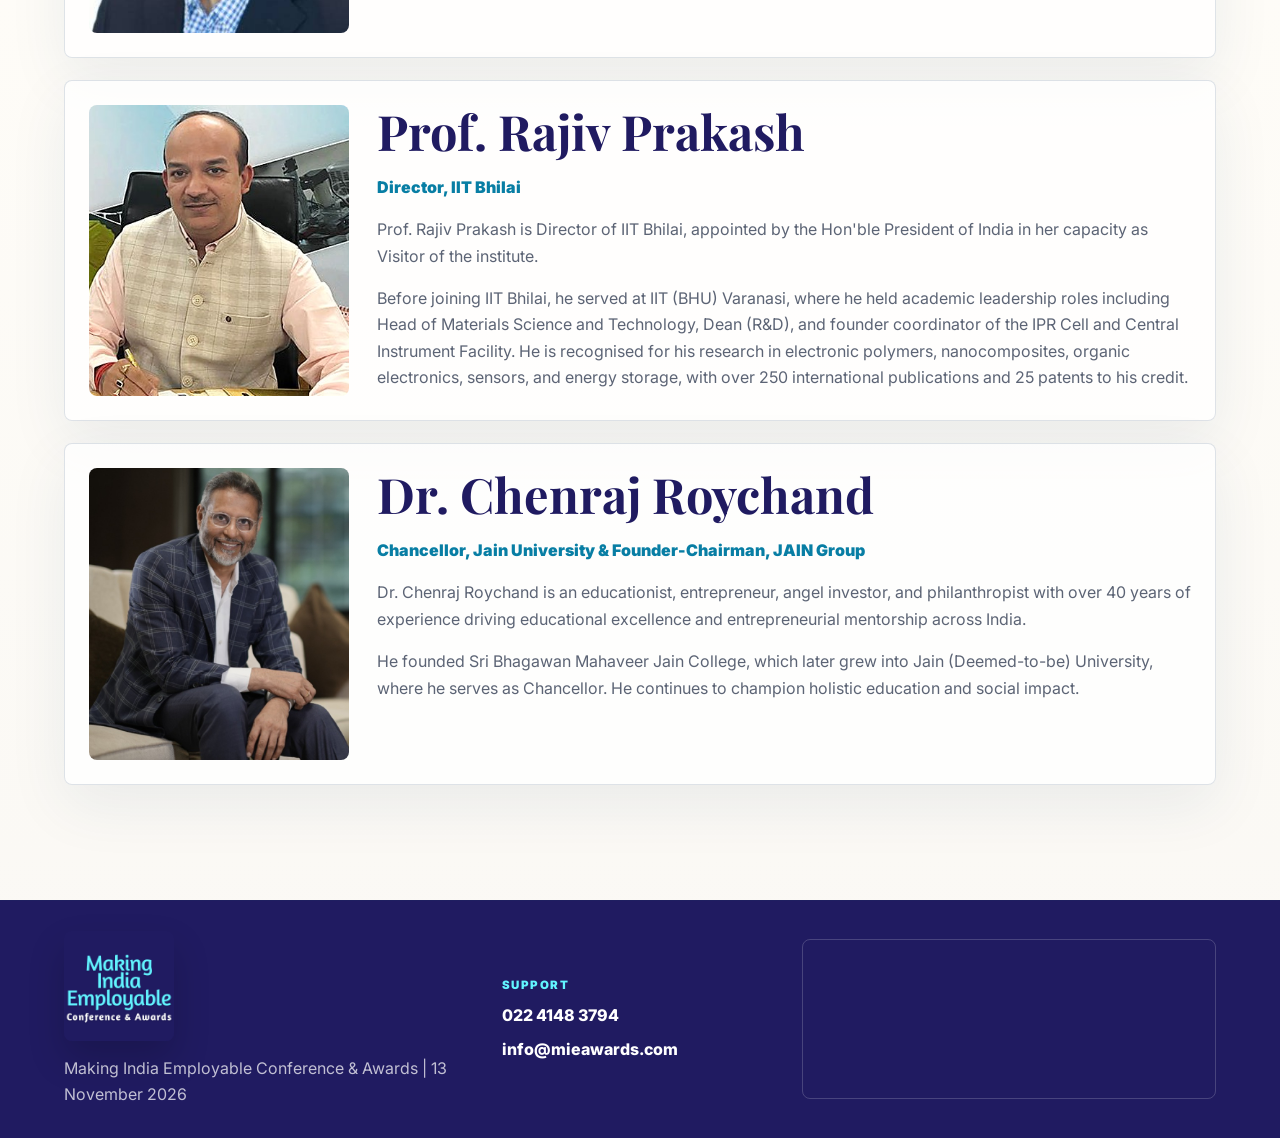
<file: mieca-2026/jury.html>
<!doctype html>
<html lang="en">
  <head>
    <meta charset="utf-8">
    <meta name="viewport" content="width=device-width, initial-scale=1">
    <title>Jury | MIECA 2026</title>
    <meta name="description" content="Meet the distinguished jury for the Making India Employable Conference & Awards.">
    <link rel="preconnect" href="https://fonts.googleapis.com">
    <link rel="preconnect" href="https://fonts.gstatic.com" crossorigin>
    <link href="https://fonts.googleapis.com/css2?family=Inter:wght@400;500;600;700;800;900&family=Playfair+Display:wght@600;700;800&display=swap" rel="stylesheet">
    <link rel="stylesheet" href="styles.css">
    <script defer src="script.js"></script>
  </head>
  <body>
    <div class="page-loader" id="pageLoader" aria-label="Loading Making India Employable">
      <div class="loader-mark"><img src="assets/mieca-logo.png" alt="Making India Employable Conference & Awards"></div>
      <div class="loader-line"></div>
    </div>

    <header class="site-header" id="siteHeader">
      <a class="brand" href="index.html"><img src="assets/mieca-logo.png" alt="MIECA"></a>
      <button class="menu-toggle" type="button" aria-label="Open menu" aria-expanded="false"><span></span><span></span><span></span></button>
      <nav class="site-nav" aria-label="Primary navigation">
        <a href="index.html">Home</a>
        <a href="about.html">About</a>
        <a href="gallery.html">Gallery</a>
        <a href="awards.html">Awards</a>
        <a href="jury.html" aria-current="page">Jury</a>
        <a class="nav-cta" href="awards.html#nominate">Nominate Now</a>
      </nav>
    </header>

    <main>
      <section class="subpage-hero page-band">
        <span class="status-pill"><i></i>Nominations Open</span>
        <p class="eyebrow">The jury</p>
        <h1>Distinguished leaders guiding the MIECA evaluation process.</h1>
        <p>The jury brings together deep experience across innovation, education, industry, institution-building, and national development.</p>
      </section>

      <section class="section profile-grid">
        <article class="profile-card reveal">
          <img src="assets/dr-mashelkar.png" alt="Dr. R. A. Mashelkar">
          <div>
            <h2>Dr. R. A. Mashelkar</h2>
            <p class="profile-role">Jury Chair, Padma Vibhushan</p>
            <p>Dr. Raghunath Anant Mashelkar is known for world-class scientific research, transformative science and innovation institution leadership, and pioneering national movements from traditional knowledge protection to balanced IPR systems and inclusive innovation. He was the longest serving Director General of the Council of Scientific and Industrial Research and has been honoured with honorary doctorates by 45 universities around the world.</p>
            <p>He has served on the boards of many of India's leading companies and chaired several innovation councils. The President of India honoured him with the Padmashri, Padmabhushan, and Padma Vibhushan.</p>
          </div>
        </article>

        <article class="profile-card reveal">
          <img src="assets/roma-balwani.jpg" alt="Ms. Roma Balwani">
          <div>
            <h2>Ms. Roma Balwani</h2>
            <p class="profile-role">Independent Director, GPIL & CEO, IDCA</p>
            <p>Roma Balwani is Director, Strategic Resources, Brand & Communications, and CEO of the Indian Deaf Cricket Association. She was formerly Senior Advisor and President at Vedanta Group, where she advised on brand strategy, CSR, sustainable development, and stakeholder engagement.</p>
            <p>With over three decades of strategic communications experience, she has received multiple Indian and international recognitions, including lifetime achievement awards from Adgully, Exchange4media, and PRCI.</p>
          </div>
        </article>

        <article class="profile-card reveal">
          <img src="assets/siddharth-pai.jpg" alt="Mr. Siddharth Pai">
          <div>
            <h2>Mr. Siddharth Pai</h2>
            <p class="profile-role">Co-Founder & Managing Partner, Siana Capital</p>
            <p>Siddharth Pai is the co-founder and managing partner of Siana Capital, a venture fund focused on deep-tech and deep-science innovations. A seasoned technology consultant, he has overseen over USD 20 billion worth of complex technology deals.</p>
            <p>He advises boards, CEOs, and investors on technology strategy, drawing on leadership roles across ISG Inc., IBM, KPMG Consulting / BearingPoint, and Tekinroads.</p>
          </div>
        </article>

        <article class="profile-card reveal">
          <img src="assets/rajiv-prakash.jpg" alt="Prof. Rajiv Prakash">
          <div>
            <h2>Prof. Rajiv Prakash</h2>
            <p class="profile-role">Director, IIT Bhilai</p>
            <p>Prof. Rajiv Prakash is Director of IIT Bhilai, appointed by the Hon'ble President of India in her capacity as Visitor of the institute.</p>
            <p>Before joining IIT Bhilai, he served at IIT (BHU) Varanasi, where he held academic leadership roles including Head of Materials Science and Technology, Dean (R&amp;D), and founder coordinator of the IPR Cell and Central Instrument Facility. He is recognised for his research in electronic polymers, nanocomposites, organic electronics, sensors, and energy storage, with over 250 international publications and 25 patents to his credit.</p>
          </div>
        </article>

        <article class="profile-card reveal">
          <img src="assets/chenraj-roychand.jpg" alt="Dr. Chenraj Roychand">
          <div>
            <h2>Dr. Chenraj Roychand</h2>
            <p class="profile-role">Chancellor, Jain University & Founder-Chairman, JAIN Group</p>
            <p>Dr. Chenraj Roychand is an educationist, entrepreneur, angel investor, and philanthropist with over 40 years of experience driving educational excellence and entrepreneurial mentorship across India.</p>
            <p>He founded Sri Bhagawan Mahaveer Jain College, which later grew into Jain (Deemed-to-be) University, where he serves as Chancellor. He continues to champion holistic education and social impact.</p>
          </div>
        </article>
      </section>
    </main>

    <footer class="site-footer">
      <div class="footer-brand">
        <img src="assets/mieca-logo.png" alt="MIECA">
        <p>Making India Employable Conference & Awards | 13 November 2026</p>
      </div>
      <div class="footer-contact">
        <span>Support</span>
        <a href="tel:02241483794">022 4148 3794</a>
        <a href="mailto:info@mieawards.com">info@mieawards.com</a>
      </div>
      <div class="footer-map" aria-label="Event location map">
        <iframe title="Novotel Mumbai International Airport map" src="https://maps.google.com/maps?q=Novotel%20Mumbai%20International%20Airport&t=&z=14&ie=UTF8&iwloc=&output=embed" loading="lazy"></iframe>
      </div>
    </footer>
  </body>
</html>
</file>
<file: mieca-2026/styles.css>
:root {
  --ivory: #faf8f4;
  --ivory-deep: #f1ece3;
  --ink: #182033;
  --muted: #5c6475;
  --deep: #201b61;
  --primary: #087ea4;
  --light: #62f4ff;
  --brand-cyan: #62f4ff;
  --brand-indigo: #201b61;
  --mist: #d9f3ef;
  --white: #ffffff;
  --line: rgba(22, 59, 102, 0.14);
  --glow: rgba(8, 126, 164, 0.2);
  --shadow: 0 24px 80px rgba(22, 59, 102, 0.14);
  --font-heading: "Playfair Display", Georgia, serif;
  --font-body: "Inter", Arial, sans-serif;
}

*,
*::before,
*::after {
  box-sizing: border-box;
}

html {
  scroll-behavior: smooth;
}

body {
  margin: 0;
  color: var(--ink);
  background:
    radial-gradient(circle at 12% 0%, rgba(84, 215, 210, 0.13), transparent 28rem),
    linear-gradient(180deg, var(--ivory), #fffdf8 48%, var(--ivory));
  font-family: var(--font-body);
  line-height: 1.65;
  overflow-x: hidden;
}

body.is-loading {
  overflow: hidden;
}

body.menu-open {
  overflow: hidden;
}

a {
  color: inherit;
  text-decoration: none;
}

img {
  display: block;
  max-width: 100%;
}

h1,
h2,
h3,
p {
  margin-top: 0;
}

h1,
h2,
h3 {
  color: var(--deep);
  font-family: var(--font-heading);
  line-height: 1.08;
}

h1 {
  max-width: 650px;
  margin-bottom: 16px;
  font-size: clamp(2.25rem, 4.45vw, 4.35rem);
  letter-spacing: 0;
}

.hero-title {
  max-width: 640px;
  font-size: clamp(2.1rem, 2.55vw, 2.75rem);
  line-height: 1.08;
}

.hero-title span {
  display: block;
  white-space: nowrap;
}

h2 {
  margin-bottom: 16px;
  font-size: clamp(1.9rem, 3.8vw, 3.35rem);
}

h3 {
  margin-bottom: 8px;
  font-size: clamp(1.25rem, 2vw, 1.7rem);
}

p {
  color: var(--muted);
}

.page-loader {
  position: fixed;
  inset: 0;
  z-index: 999;
  display: grid;
  place-items: center;
  background:
    radial-gradient(circle at 50% 42%, rgba(98, 244, 255, 0.16), transparent 22rem),
    var(--ivory);
  transition: opacity 0.55s ease, visibility 0.55s ease;
}

.page-loader.is-done {
  visibility: hidden;
  opacity: 0;
  pointer-events: none;
}

.loader-mark {
  display: grid;
  width: min(420px, 74vw);
  place-items: center;
  padding: 0;
  border-radius: 14px;
  background: transparent;
  box-shadow: 0 24px 80px rgba(32, 27, 97, 0.14);
  animation: loaderLogo 1.45s ease both;
}

.loader-mark img {
  width: 100%;
  border-radius: 14px;
  filter: drop-shadow(0 12px 24px rgba(32, 27, 97, 0.12));
}

.loader-line {
  position: absolute;
  top: calc(50% + 150px);
  width: min(320px, 70vw);
  height: 2px;
  overflow: hidden;
  background: rgba(8, 126, 164, 0.16);
}

.loader-line::after {
  content: "";
  display: block;
  width: 48%;
  height: 100%;
  background: linear-gradient(90deg, transparent, var(--primary), var(--light));
  animation: loaderLine 1.3s ease-in-out infinite;
}

@keyframes loaderLogo {
  from { opacity: 0; transform: translateY(14px) scale(0.96); }
  to { opacity: 1; transform: translateY(0) scale(1); }
}

@keyframes loaderLine {
  from { transform: translateX(-100%); }
  to { transform: translateX(230%); }
}

.site-header {
  position: fixed;
  top: 0;
  left: 0;
  z-index: 50;
  display: flex;
  width: 100%;
  align-items: center;
  justify-content: space-between;
  gap: 28px;
  padding: 14px clamp(18px, 5vw, 70px);
  background: rgba(250, 248, 244, 0.9);
  box-shadow: 0 12px 38px rgba(32, 27, 97, 0.08);
  backdrop-filter: blur(18px);
  transition: background 0.35s ease, box-shadow 0.35s ease, padding 0.35s ease;
}

.site-header.is-scrolled,
.site-header.menu-active {
  background: rgba(250, 248, 244, 0.96);
  box-shadow: 0 14px 42px rgba(32, 27, 97, 0.12);
  backdrop-filter: blur(18px);
}

.brand {
  display: inline-flex;
  align-items: center;
  padding: 0;
  border: 0;
  border-radius: 8px;
  background: transparent;
  box-shadow: 0 16px 36px rgba(32, 27, 97, 0.12);
}

.brand img {
  width: 86px;
  border-radius: 8px;
  filter: none;
}

.site-nav {
  display: flex;
  align-items: center;
  gap: clamp(16px, 2vw, 28px);
  color: #18134f;
  font-size: 0.82rem;
  font-weight: 900;
  letter-spacing: 0.04em;
  text-transform: uppercase;
}

.site-nav a {
  position: relative;
}

.site-nav a::after {
  content: "";
  position: absolute;
  right: 0;
  bottom: -8px;
  left: 0;
  height: 2px;
  background: var(--brand-cyan);
  transform: scaleX(0);
  transform-origin: left;
  transition: transform 0.25s ease;
}

.site-nav a:hover::after,
.site-nav a[aria-current="page"]::after {
  transform: scaleX(1);
}

.site-nav .nav-cta {
  min-height: 42px;
  padding: 12px 16px;
  border-radius: 999px;
  background: var(--primary);
  color: var(--white);
  box-shadow: 0 18px 36px var(--glow);
}

.site-nav .nav-cta::after {
  display: none;
}

.menu-toggle {
  display: none;
  width: 44px;
  height: 44px;
  border: 1px solid var(--line);
  border-radius: 999px;
  background: rgba(255, 255, 255, 0.72);
  cursor: pointer;
}

.menu-toggle span {
  display: block;
  width: 18px;
  height: 2px;
  margin: 4px auto;
  background: var(--deep);
  transition: transform 0.25s ease, opacity 0.25s ease;
}

.menu-open .menu-toggle span:nth-child(1) {
  transform: translateY(6px) rotate(45deg);
}

.menu-open .menu-toggle span:nth-child(2) {
  opacity: 0;
}

.menu-open .menu-toggle span:nth-child(3) {
  transform: translateY(-6px) rotate(-45deg);
}

.page-band,
.section {
  padding-right: clamp(18px, 5vw, 76px);
  padding-left: clamp(18px, 5vw, 76px);
}

.hero {
  position: relative;
  display: grid;
  min-height: min(740px, 80svh);
  grid-template-columns: minmax(0, 640px) minmax(520px, 720px);
  justify-content: space-between;
  gap: clamp(72px, 7vw, 150px);
  align-items: start;
  padding-top: clamp(188px, 17vh, 210px);
  padding-bottom: 112px;
  overflow: hidden;
}

.ambient-lines {
  position: absolute;
  inset: 0;
  pointer-events: none;
  opacity: 0.58;
  background:
    linear-gradient(115deg, transparent 0 28%, rgba(8, 126, 164, 0.1) 28% 28.2%, transparent 28.2% 100%),
    linear-gradient(65deg, transparent 0 64%, rgba(84, 215, 210, 0.17) 64% 64.2%, transparent 64.2% 100%);
  animation: driftLines 9s ease-in-out infinite alternate;
}

@keyframes driftLines {
  from { transform: translate3d(-14px, -8px, 0); }
  to { transform: translate3d(18px, 10px, 0); }
}

.hero::before {
  content: "";
  position: absolute;
  width: 480px;
  height: 480px;
  right: -140px;
  top: 120px;
  border: 1px solid rgba(8, 126, 164, 0.12);
  border-radius: 50%;
  box-shadow: inset 0 0 80px rgba(84, 215, 210, 0.12);
  animation: slowSpin 20s linear infinite;
}

@keyframes slowSpin {
  to { transform: rotate(360deg); }
}

.hero-copy,
.hero-media {
  position: relative;
}

.hero-copy {
  z-index: 2;
  min-width: 0;
}

.hero-media {
  z-index: 1;
  min-width: 0;
  align-self: start;
  margin-top: clamp(18px, 4vh, 44px);
}

.status-pill {
  display: inline-flex;
  align-items: center;
  gap: 10px;
  min-height: 34px;
  margin-bottom: 16px;
  padding: 0 14px;
  border: 1px solid rgba(8, 126, 164, 0.28);
  border-radius: 999px;
  background: rgba(255, 255, 255, 0.72);
  color: var(--deep);
  font-size: 0.7rem;
  font-weight: 900;
  letter-spacing: 0.12em;
  text-transform: uppercase;
  box-shadow: 0 16px 34px rgba(8, 126, 164, 0.12);
}

.status-pill i {
  width: 9px;
  height: 9px;
  border-radius: 50%;
  background: var(--primary);
  box-shadow: 0 0 0 8px var(--glow);
  animation: pulse 1.8s ease-in-out infinite;
}

@keyframes pulse {
  50% { box-shadow: 0 0 0 13px rgba(8, 126, 164, 0); }
}

.eyebrow {
  margin-bottom: 8px;
  color: var(--primary);
  font-size: 0.72rem;
  font-weight: 900;
  letter-spacing: 0.16em;
  text-transform: uppercase;
}

.hero-text {
  max-width: 600px;
  margin-bottom: 16px;
  color: #4d566c;
  font-size: clamp(0.95rem, 1.22vw, 1.06rem);
}

.event-cards {
  display: grid;
  max-width: 600px;
  grid-template-columns: 0.55fr 1fr;
  gap: 10px;
  margin-bottom: 16px;
}

.event-cards div {
  padding: 10px 12px;
  border: 1px solid var(--line);
  border-radius: 8px;
  background: rgba(255, 255, 255, 0.64);
}

.event-cards span {
  display: block;
  color: var(--primary);
  font-size: 0.72rem;
  font-weight: 900;
  letter-spacing: 0.12em;
  text-transform: uppercase;
}

.event-cards strong {
  display: block;
  margin-top: 6px;
  color: var(--deep);
}

.countdown {
  display: grid;
  max-width: 500px;
  grid-template-columns: repeat(4, 1fr);
  gap: 10px;
}

.countdown div {
  position: relative;
  overflow: hidden;
  min-height: 68px;
  padding: 11px 8px 8px;
  border: 1px solid rgba(8, 126, 164, 0.26);
  border-radius: 8px;
  background:
    linear-gradient(180deg, rgba(255, 255, 255, 0.88), rgba(255, 255, 255, 0.52)),
    rgba(84, 215, 210, 0.08);
  text-align: center;
  box-shadow: 0 18px 42px rgba(22, 59, 102, 0.09);
}

.countdown div::before {
  content: "";
  position: absolute;
  inset: 0;
  background: linear-gradient(110deg, transparent, rgba(84, 215, 210, 0.26), transparent);
  transform: translateX(-120%);
  animation: shimmer 3.5s ease-in-out infinite;
}

@keyframes shimmer {
  55%, 100% { transform: translateX(120%); }
}

.countdown strong {
  position: relative;
  display: block;
  color: var(--primary);
  font-size: clamp(1.25rem, 2.35vw, 1.78rem);
  line-height: 1;
}

.countdown span {
  position: relative;
  color: var(--muted);
  font-size: 0.68rem;
  font-weight: 900;
  letter-spacing: 0.13em;
  text-transform: uppercase;
}

.hero-actions,
.center-action {
  display: flex;
  flex-wrap: wrap;
  gap: 14px;
  margin-top: 22px;
}

.center-action {
  justify-content: center;
}

.button {
  display: inline-flex;
  align-items: center;
  justify-content: center;
  min-height: 50px;
  padding: 0 22px;
  border-radius: 5px;
  font-weight: 900;
  letter-spacing: 0.02em;
  transition: transform 0.25s ease, box-shadow 0.25s ease, background 0.25s ease;
}

.hero .button {
  min-height: 42px;
  padding: 0 18px;
}

.button:hover {
  transform: translateY(-3px);
}

.button.primary {
  background: var(--primary);
  color: var(--white);
  box-shadow: 0 18px 40px var(--glow);
}

.button.primary:hover {
  background: #066d91;
}

.button.ghost {
  border: 1.5px solid var(--primary);
  background: rgba(255, 255, 255, 0.54);
  color: var(--deep);
}

.button.dark {
  background: transparent;
}

.video-frame {
  position: relative;
  width: min(100%, 720px);
  margin-right: 0;
  margin-left: auto;
}

.video-frame::before {
  content: "";
  position: absolute;
  inset: -18px -18px -22px;
  z-index: -1;
  border-radius: 28px;
  background:
    radial-gradient(circle at 22% 24%, rgba(98, 244, 255, 0.18), transparent 15rem),
    linear-gradient(135deg, rgba(8, 126, 164, 0.1), rgba(32, 27, 97, 0.08));
  opacity: 0.62;
}

.video-shell {
  position: relative;
  display: block;
  overflow: hidden;
  height: clamp(380px, 31vw, 520px);
  border-radius: 18px;
  background: #171923;
  box-shadow: 0 28px 70px rgba(32, 27, 97, 0.16);
  isolation: isolate;
}

.video-shell::before {
  content: "";
  position: absolute;
  inset: 0;
  z-index: 1;
  pointer-events: none;
  border-radius: inherit;
  background:
    linear-gradient(90deg, rgba(250, 248, 244, 0.18), transparent 9%, transparent 91%, rgba(250, 248, 244, 0.18)),
    linear-gradient(180deg, rgba(250, 248, 244, 0.14), transparent 10%, transparent 90%, rgba(250, 248, 244, 0.16));
  box-shadow: inset 0 0 36px rgba(250, 248, 244, 0.14);
}

.video-shell::after {
  content: "";
  position: absolute;
  inset: -1px;
  z-index: 1;
  pointer-events: none;
  border-radius: inherit;
  border: 1px solid rgba(8, 126, 164, 0.18);
}

.video-shell iframe {
  position: relative;
  z-index: 0;
  width: 100%;
  height: 100%;
  border: 0;
}

.video-story {
  position: absolute;
  right: 22px;
  bottom: 22px;
  left: 22px;
  z-index: 2;
  max-width: 520px;
  padding: 11px 13px;
  border-left: 2px solid var(--light);
  background: linear-gradient(90deg, rgba(32, 27, 97, 0.82), rgba(32, 27, 97, 0.34));
  color: var(--white);
  backdrop-filter: blur(10px);
  -webkit-backdrop-filter: blur(10px);
}

.video-story span {
  display: block;
  margin-bottom: 5px;
  color: var(--light);
  font-size: 0.64rem;
  font-weight: 900;
  letter-spacing: 0.13em;
  text-transform: uppercase;
}

.video-story strong {
  display: block;
  font-size: 0.9rem;
  font-weight: 900;
  line-height: 1.35;
}

.section {
  padding-top: clamp(70px, 9vw, 120px);
  padding-bottom: clamp(70px, 9vw, 120px);
}

.split-section {
  position: relative;
  z-index: 2;
  display: grid;
  grid-template-columns: minmax(0, 0.95fr) minmax(0, 1fr);
  gap: clamp(28px, 6vw, 84px);
  align-items: start;
  margin-top: -44px;
  margin-right: clamp(18px, 5vw, 76px);
  margin-left: clamp(18px, 5vw, 76px);
  padding: clamp(34px, 5vw, 54px);
  border: 1px solid rgba(8, 126, 164, 0.18);
  border-radius: 8px;
  background: rgba(255, 255, 255, 0.86);
  box-shadow: 0 24px 70px rgba(22, 59, 102, 0.12);
  backdrop-filter: blur(12px);
}

.section-body p {
  max-width: 720px;
  font-size: 1.06rem;
}

.text-link {
  display: inline-flex;
  margin-top: 12px;
  color: var(--primary);
  font-weight: 900;
}

.text-link::after {
  content: ">";
  margin-left: 8px;
  transition: transform 0.25s ease;
}

.text-link:hover::after {
  transform: translateX(5px);
}

.centered {
  max-width: 860px;
  margin-right: auto;
  margin-left: auto;
  text-align: center;
}

.impact-section {
  background:
    linear-gradient(180deg, rgba(22, 59, 102, 0.96), rgba(14, 42, 73, 0.98)),
    var(--deep);
  padding-top: clamp(74px, 8vw, 100px);
  padding-bottom: clamp(74px, 8vw, 100px);
}

.impact-section h2,
.impact-section p {
  color: var(--white);
}

.impact-section .eyebrow {
  color: var(--light);
}

.stat-grid {
  display: grid;
  grid-template-columns: repeat(3, 1fr);
  gap: 16px;
  max-width: 900px;
  margin: 30px auto 0;
}

.stat-card {
  position: relative;
  overflow: hidden;
  min-height: 166px;
  padding: 24px;
  border: 1px solid rgba(255, 255, 255, 0.13);
  border-radius: 8px;
  background: rgba(255, 255, 255, 0.08);
}

.stat-card::after,
.category-card::after {
  content: "";
  position: absolute;
  inset: 0;
  background: linear-gradient(115deg, transparent, rgba(84, 215, 210, 0.18), transparent);
  transform: translateX(-130%);
  transition: transform 0.65s ease;
}

.stat-card:hover::after,
.category-card:hover::after {
  transform: translateX(130%);
}

.stat-number {
  position: relative;
  z-index: 1;
  display: block;
  color: var(--light);
  font-size: clamp(2.7rem, 6vw, 4.4rem);
  font-weight: 900;
  line-height: 1;
}

.stat-card p {
  position: relative;
  z-index: 1;
  margin: 14px 0 0;
  color: rgba(255, 255, 255, 0.76);
  font-weight: 800;
}


.impact-section .button.ghost.dark {
  border-color: rgba(98, 244, 255, 0.72);
  background: rgba(98, 244, 255, 0.08);
  color: var(--white);
  box-shadow: 0 18px 44px rgba(0, 0, 0, 0.16);
}

.awards-preview {
  background: linear-gradient(180deg, rgba(255, 255, 255, 0.38), rgba(84, 215, 210, 0.08));
}

.category-grid {
  display: grid;
  grid-template-columns: repeat(3, minmax(0, 1fr));
  gap: 18px;
  margin-top: 34px;
}

.award-detail-grid {
  grid-template-columns: repeat(2, minmax(0, 1fr));
  align-items: stretch;
}

.category-card {
  position: relative;
  overflow: hidden;
  min-height: 286px;
  padding: 26px;
  border: 1px solid var(--line);
  border-radius: 8px;
  background: rgba(255, 255, 255, 0.72);
  box-shadow: 0 20px 55px rgba(22, 59, 102, 0.08);
  transition: transform 0.25s ease, border-color 0.25s ease;
}

.award-detail-card {
  min-height: 0;
  padding: clamp(24px, 3vw, 34px);
  background:
    linear-gradient(180deg, rgba(255, 255, 255, 0.86), rgba(250, 248, 244, 0.74)),
    var(--white);
}

.award-detail-card::before {
  content: "";
  position: absolute;
  top: 0;
  right: 0;
  left: 0;
  height: 4px;
  background: linear-gradient(90deg, var(--brand-indigo), var(--primary), var(--brand-cyan));
}

.nomination-card {
  display: flex;
  flex-direction: column;
}

.category-card:hover {
  border-color: rgba(8, 126, 164, 0.36);
  transform: translateY(-6px);
}

.category-card span {
  display: inline-flex;
  margin-bottom: 28px;
  padding: 7px 10px;
  border-radius: 999px;
  background: var(--mist);
  color: var(--primary);
  font-size: 0.7rem;
  font-weight: 900;
  letter-spacing: 0.12em;
  text-transform: uppercase;
}

.category-card > span {
  margin-bottom: 22px;
}

.category-card h3,
.category-card h4,
.category-card p,
.category-card span,
.award-card-head,
.criteria-list,
.nomination-row,
.nomination-count {
  position: relative;
  z-index: 1;
}

.award-card-head {
  margin-bottom: 14px;
}

.award-card-head span {
  margin-bottom: 14px;
}

.award-detail-card h3 {
  margin-bottom: 12px;
  font-size: clamp(1.35rem, 2.4vw, 1.9rem);
}

.award-detail-card h4 {
  margin: 20px 0 10px;
  color: var(--deep);
  font-size: 0.82rem;
  font-weight: 900;
  letter-spacing: 0.05em;
  text-transform: uppercase;
}

.criteria-list {
  display: grid;
  gap: 9px;
  margin: 0;
  padding: 0;
  list-style: none;
}

.criteria-list li {
  position: relative;
  padding-left: 22px;
  color: var(--muted);
  font-size: 0.94rem;
  line-height: 1.52;
}

.criteria-list li::before {
  content: "";
  position: absolute;
  top: 0.7em;
  left: 0;
  width: 8px;
  height: 8px;
  border-radius: 50%;
  background: var(--primary);
  box-shadow: 0 0 0 5px rgba(98, 244, 255, 0.16);
}

.nomination-row {
  display: flex;
  gap: 12px;
  align-items: center;
  justify-content: space-between;
  margin-top: auto;
  padding-top: 22px;
}

.nomination-count {
  display: flex;
  align-items: stretch;
  width: min(270px, 100%);
  height: 48px;
  min-height: 48px;
  overflow: hidden;
  border: 1px solid rgba(98, 244, 255, 0.36);
  border-radius: 999px;
  background:
    linear-gradient(135deg, rgba(98, 244, 255, 0.14), rgba(255, 255, 255, 0.66)),
    rgba(255, 255, 255, 0.74);
  box-shadow: 0 14px 34px rgba(32, 27, 97, 0.08);
}

.nomination-count::after {
  content: "";
  position: absolute;
  inset: 0;
  background: linear-gradient(100deg, transparent, rgba(98, 244, 255, 0.28), transparent);
  transform: translateX(-120%);
  animation: countSweep 4.8s ease-in-out infinite;
}

@keyframes countSweep {
  60%, 100% { transform: translateX(120%); }
}

.nomination-count span {
  margin: 0;
  display: flex;
  align-items: center;
  padding: 0 12px 0 15px;
  background: transparent;
  color: #087ea4;
  font-size: 0.62rem;
  line-height: 1.2;
  letter-spacing: 0.1em;
  text-transform: uppercase;
}

.nomination-count strong {
  display: grid;
  flex: 0 0 58px;
  height: 100%;
  place-items: center;
  background: var(--deep);
  color: var(--brand-cyan);
  font-size: 1.3rem;
  line-height: 1;
}

.nomination-count b {
  color: inherit;
  font-size: inherit;
}

.nomination-button {
  flex: 0 0 auto;
  min-width: 138px;
  min-height: 48px;
  padding: 0 16px;
  border: 0;
  cursor: pointer;
  font-size: 0.78rem;
}



.jury-preview {
  overflow: hidden;
}

.jury-strip {
  display: grid;
  grid-template-columns: repeat(5, minmax(190px, 1fr));
  gap: 16px;
  margin-top: 34px;
}

.jury-card {
  padding: 14px 14px 22px;
  border: 1px solid var(--line);
  border-radius: 8px;
  background: rgba(255, 255, 255, 0.68);
  text-align: center;
  box-shadow: 0 18px 50px rgba(22, 59, 102, 0.08);
  transition: transform 0.25s ease;
}

.jury-card:hover {
  transform: translateY(-6px);
}

.jury-card img {
  width: 100%;
  aspect-ratio: 1 / 1.08;
  border-radius: 6px;
  object-fit: cover;
  filter: saturate(0.95);
}

.jury-card h3 {
  margin: 16px 0 6px;
  font-size: 1.22rem;
}

.jury-card p {
  margin-bottom: 0;
  font-size: 0.9rem;
}

.partners-section {
  background:
    radial-gradient(circle at 50% 0%, rgba(84, 215, 210, 0.16), transparent 30rem),
    var(--ivory-deep);
}

.partner-grid {
  display: grid;
  grid-template-columns: repeat(3, 1fr);
  gap: 18px;
  max-width: 980px;
  margin: 34px auto 0;
}

.partner-logo {
  display: grid;
  min-height: 150px;
  place-items: center;
  padding: 26px;
  border: 1px solid var(--line);
  border-radius: 8px;
  background: rgba(255, 255, 255, 0.74);
  box-shadow: 0 20px 55px rgba(22, 59, 102, 0.08);
}

.partner-logo img {
  max-height: 78px;
  object-fit: contain;
}

.site-footer {
  display: grid;
  grid-template-columns: minmax(240px, 0.9fr) minmax(180px, 0.6fr) minmax(260px, 0.9fr);
  align-items: center;
  gap: 24px;
  padding: 30px clamp(18px, 5vw, 76px);
  border-top: 1px solid var(--line);
  background: var(--deep);
}

.site-footer img {
  width: 110px;
  margin-bottom: 14px;
  border-radius: 8px;
  box-shadow: 0 18px 36px rgba(0, 0, 0, 0.18);
}

.site-footer p {
  margin: 0;
  color: rgba(255, 255, 255, 0.72);
}

.footer-contact {
  display: grid;
  gap: 7px;
}

.footer-contact span {
  color: var(--light);
  font-size: 0.72rem;
  font-weight: 900;
  letter-spacing: 0.13em;
  text-transform: uppercase;
}

.footer-contact a {
  color: var(--white);
  font-weight: 800;
}

.footer-map {
  overflow: hidden;
  height: 160px;
  border: 1px solid rgba(255, 255, 255, 0.18);
  border-radius: 8px;
}

.footer-map iframe {
  width: 100%;
  height: 100%;
  border: 0;
  filter: saturate(0.78);
}

.subpage-hero {
  position: relative;
  min-height: 390px;
  padding-top: 132px;
  padding-bottom: 48px;
  background:
    linear-gradient(90deg, rgba(22, 59, 102, 0.95), rgba(8, 126, 164, 0.78)),
    radial-gradient(circle at 82% 20%, rgba(84, 215, 210, 0.22), transparent 26rem),
    var(--deep);
  overflow: hidden;
}

.subpage-hero::after {
  content: "";
  position: absolute;
  right: -110px;
  bottom: -160px;
  width: 420px;
  height: 420px;
  border: 1px solid rgba(255, 255, 255, 0.14);
  border-radius: 50%;
}

.subpage-hero > * {
  position: relative;
  z-index: 1;
}

.subpage-hero .status-pill {
  margin-bottom: 18px;
  background: rgba(255, 255, 255, 0.12);
  color: var(--white);
}

.subpage-hero .eyebrow,
.subpage-hero h1,
.subpage-hero p {
  color: var(--white);
}

.subpage-hero h1 {
  max-width: 900px;
  font-size: clamp(2.05rem, 3.9vw, 3.75rem);
}

.subpage-hero p:last-child {
  max-width: 790px;
  font-size: 1.05rem;
  color: rgba(255, 255, 255, 0.76);
}

.gallery-hero {
  min-height: 520px;
  background:
    linear-gradient(90deg, rgba(22, 59, 102, 0.92), rgba(8, 126, 164, 0.55)),
    linear-gradient(180deg, rgba(22, 59, 102, 0.12), rgba(22, 59, 102, 0.92)),
    url("assets/gallery/opening-lamp.jpg") center / cover;
}

.gallery-hero::before {
  content: "";
  position: absolute;
  inset: 0;
  background:
    linear-gradient(115deg, transparent 0 34%, rgba(84, 215, 210, 0.18) 34% 34.2%, transparent 34.2% 100%),
    radial-gradient(circle at 84% 28%, rgba(84, 215, 210, 0.22), transparent 25rem);
}

.gallery-feature {
  display: grid;
  grid-template-columns: minmax(0, 0.78fr) minmax(360px, 1fr);
  gap: clamp(28px, 5vw, 70px);
  align-items: center;
  background: linear-gradient(180deg, rgba(255, 255, 255, 0.54), rgba(84, 215, 210, 0.08));
}

.gallery-feature-copy p:last-child {
  max-width: 620px;
  font-size: 1.05rem;
}

.gallery-lead,
.gallery-item {
  position: relative;
  overflow: hidden;
  margin: 0;
  border: 1px solid rgba(8, 126, 164, 0.18);
  border-radius: 8px;
  background: var(--deep);
  box-shadow: 0 24px 70px rgba(22, 59, 102, 0.12);
}

.gallery-lead {
  aspect-ratio: 1.45 / 1;
}

.gallery-lead img,
.gallery-item img {
  width: 100%;
  height: 100%;
  object-fit: cover;
  filter: saturate(0.96) contrast(1.02);
  transition: transform 0.5s ease, filter 0.5s ease;
}

.gallery-lead:hover img,
.gallery-item:hover img {
  transform: scale(1.045);
  filter: saturate(1.04) contrast(1.04);
}

.gallery-lead figcaption,
.gallery-item figcaption {
  position: absolute;
  right: 12px;
  bottom: 12px;
  left: 12px;
  padding: 11px 12px;
  border: 1px solid rgba(255, 255, 255, 0.18);
  border-radius: 6px;
  background: rgba(22, 59, 102, 0.72);
  color: var(--white);
  font-size: 0.78rem;
  font-weight: 900;
  letter-spacing: 0.04em;
  text-transform: uppercase;
  backdrop-filter: blur(12px);
}

.gallery-section {
  background:
    radial-gradient(circle at 14% 0%, rgba(84, 215, 210, 0.14), transparent 28rem),
    var(--ivory);
}

.gallery-grid {
  display: grid;
  grid-auto-flow: dense;
  grid-auto-rows: 150px;
  grid-template-columns: repeat(4, minmax(0, 1fr));
  gap: 16px;
  margin-top: 36px;
}

.gallery-item {
  min-height: 150px;
}

.gallery-item.large {
  grid-column: span 2;
  grid-row: span 2;
}

.gallery-item.wide {
  grid-column: span 2;
}

.gallery-item.tall {
  grid-row: span 2;
}

.content-grid {
  display: grid;
  grid-template-columns: minmax(0, 0.85fr) minmax(0, 1fr);
  gap: clamp(28px, 6vw, 76px);
}

.panel {
  padding: 28px;
  border: 1px solid var(--line);
  border-radius: 8px;
  background: rgba(255, 255, 255, 0.7);
  box-shadow: 0 20px 58px rgba(22, 59, 102, 0.08);
}

.panel-list {
  display: grid;
  gap: 14px;
  margin: 0;
  padding: 0;
  list-style: none;
}

.panel-list li {
  padding-left: 18px;
  border-left: 3px solid var(--primary);
  color: var(--muted);
}

.profile-grid {
  display: grid;
  gap: 22px;
}

.profile-card {
  display: grid;
  grid-template-columns: 260px minmax(0, 1fr);
  gap: 28px;
  padding: 24px;
  border: 1px solid var(--line);
  border-radius: 8px;
  background: rgba(255, 255, 255, 0.74);
  box-shadow: 0 20px 60px rgba(22, 59, 102, 0.08);
}

.profile-card img {
  width: 100%;
  aspect-ratio: 1 / 1.12;
  border-radius: 8px;
  object-fit: cover;
}

.profile-role {
  color: var(--primary);
  font-weight: 900;
}

.profile-card p:last-child {
  margin-bottom: 0;
}

.nomination-panel {
  border-color: rgba(8, 126, 164, 0.32);
  background:
    linear-gradient(135deg, rgba(84, 215, 210, 0.16), rgba(255, 255, 255, 0.76)),
    var(--white);
}

.reveal {
  opacity: 0;
  transform: translateY(28px);
  transition: opacity 0.7s ease, transform 0.7s ease;
}

.reveal.is-visible {
  opacity: 1;
  transform: translateY(0);
}

.delay-1 {
  transition-delay: 0.12s;
}

.delay-2 {
  transition-delay: 0.22s;
}

@media (max-width: 1380px) {
  .hero {
    grid-template-columns: 1fr;
    gap: 32px;
    min-height: auto;
  }

  .hero-title {
    max-width: 760px;
    font-size: clamp(2.1rem, 5vw, 3.15rem);
  }

  .hero-title span {
    white-space: normal;
  }

  .hero-media {
    margin-top: 0;
  }

  .video-frame {
    width: min(100%, 860px);
    margin-left: 0;
  }
}

@media (max-width: 1120px) {
  .brand img {
    width: 82px;
  }

  .hero,
  .content-grid,
  .gallery-feature {
    grid-template-columns: 1fr;
  }

  .hero-media {
    margin-top: 10px;
  }

  .video-frame {
    margin-right: 0;
  }

  .video-frame::before {
    inset: -14px;
  }

  .video-shell {
    height: auto;
    aspect-ratio: 16 / 9;
    border-radius: 14px;
  }

  .split-section {
    grid-template-columns: 1fr;
  }

  .jury-strip,
  .category-grid {
    grid-template-columns: repeat(2, minmax(0, 1fr));
  }

  .gallery-grid {
    grid-template-columns: repeat(3, minmax(0, 1fr));
  }
}

@media (max-width: 820px) {
  .menu-toggle {
    display: block;
    position: relative;
    z-index: 60;
  }

  .site-nav {
    position: fixed;
    inset: 0;
    z-index: 55;
    display: grid;
    align-content: center;
    justify-items: center;
    gap: 24px;
    background: rgba(250, 248, 244, 0.98);
    font-size: 1.05rem;
    opacity: 0;
    pointer-events: none;
    transform: translateY(-12px);
    transition: opacity 0.25s ease, transform 0.25s ease;
  }

  .menu-open .site-nav {
    opacity: 1;
    pointer-events: auto;
    transform: translateY(0);
  }

  .event-cards,
  .stat-grid,
  .partner-grid,
  .profile-card,
  .site-footer {
    grid-template-columns: 1fr;
  }

  .countdown {
    grid-template-columns: repeat(2, 1fr);
  }

  .split-section {
    margin-top: -24px;
    margin-right: 18px;
    margin-left: 18px;
  }

  .nomination-row {
    flex-wrap: wrap;
  }

  .nomination-button {
    width: 100%;
  }

  .nomination-count {
    width: 100%;
  }

  .gallery-grid {
    grid-auto-rows: 170px;
    grid-template-columns: repeat(2, minmax(0, 1fr));
  }

  .gallery-item.large,
  .gallery-item.wide {
    grid-column: span 2;
  }
}

@media (max-width: 560px) {
  .brand {
    padding: 0;
  }

  .brand img {
    width: 70px;
  }

  h1 {
    font-size: clamp(2.2rem, 12vw, 3.35rem);
  }

  .hero-title {
    font-size: clamp(2.05rem, 10.8vw, 3.1rem);
  }

  .hero-title span {
    white-space: normal;
  }

  .page-band,
  .section {
    padding-right: 18px;
    padding-left: 18px;
  }

  .category-grid,
  .jury-strip {
    grid-template-columns: 1fr;
  }

  .hero {
    padding-top: 128px;
    padding-bottom: 84px;
  }

  .video-story {
    right: 10px;
    bottom: 10px;
    left: 10px;
    padding: 12px 13px;
  }

  .video-story strong {
    font-size: 0.88rem;
  }

  .gallery-hero {
    min-height: 470px;
  }

  .gallery-grid {
    display: flex;
    flex-direction: column;
  }

  .gallery-item,
  .gallery-item.large,
  .gallery-item.wide,
  .gallery-item.tall {
    min-height: auto;
    aspect-ratio: 1.18 / 1;
  }

  .gallery-lead figcaption,
  .gallery-item figcaption {
    right: 8px;
    bottom: 8px;
    left: 8px;
    font-size: 0.68rem;
  }
}
</file>
